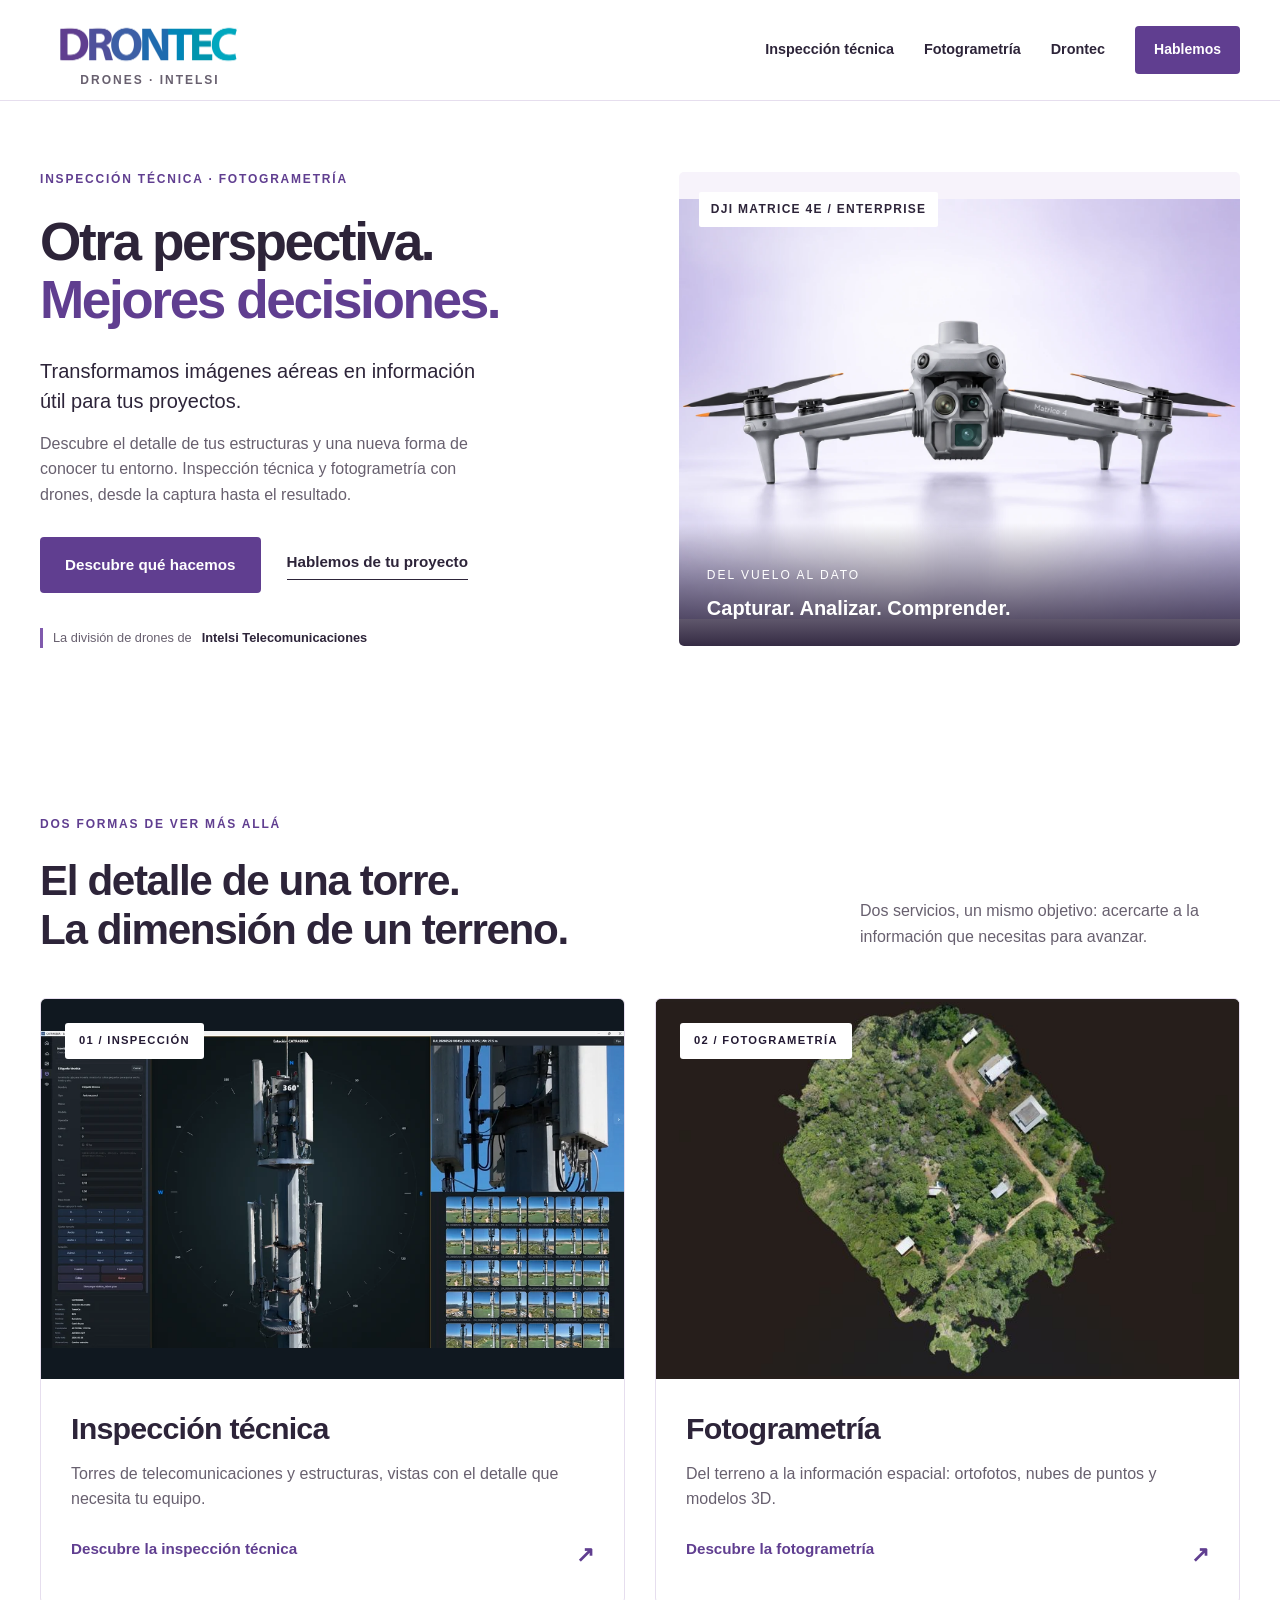
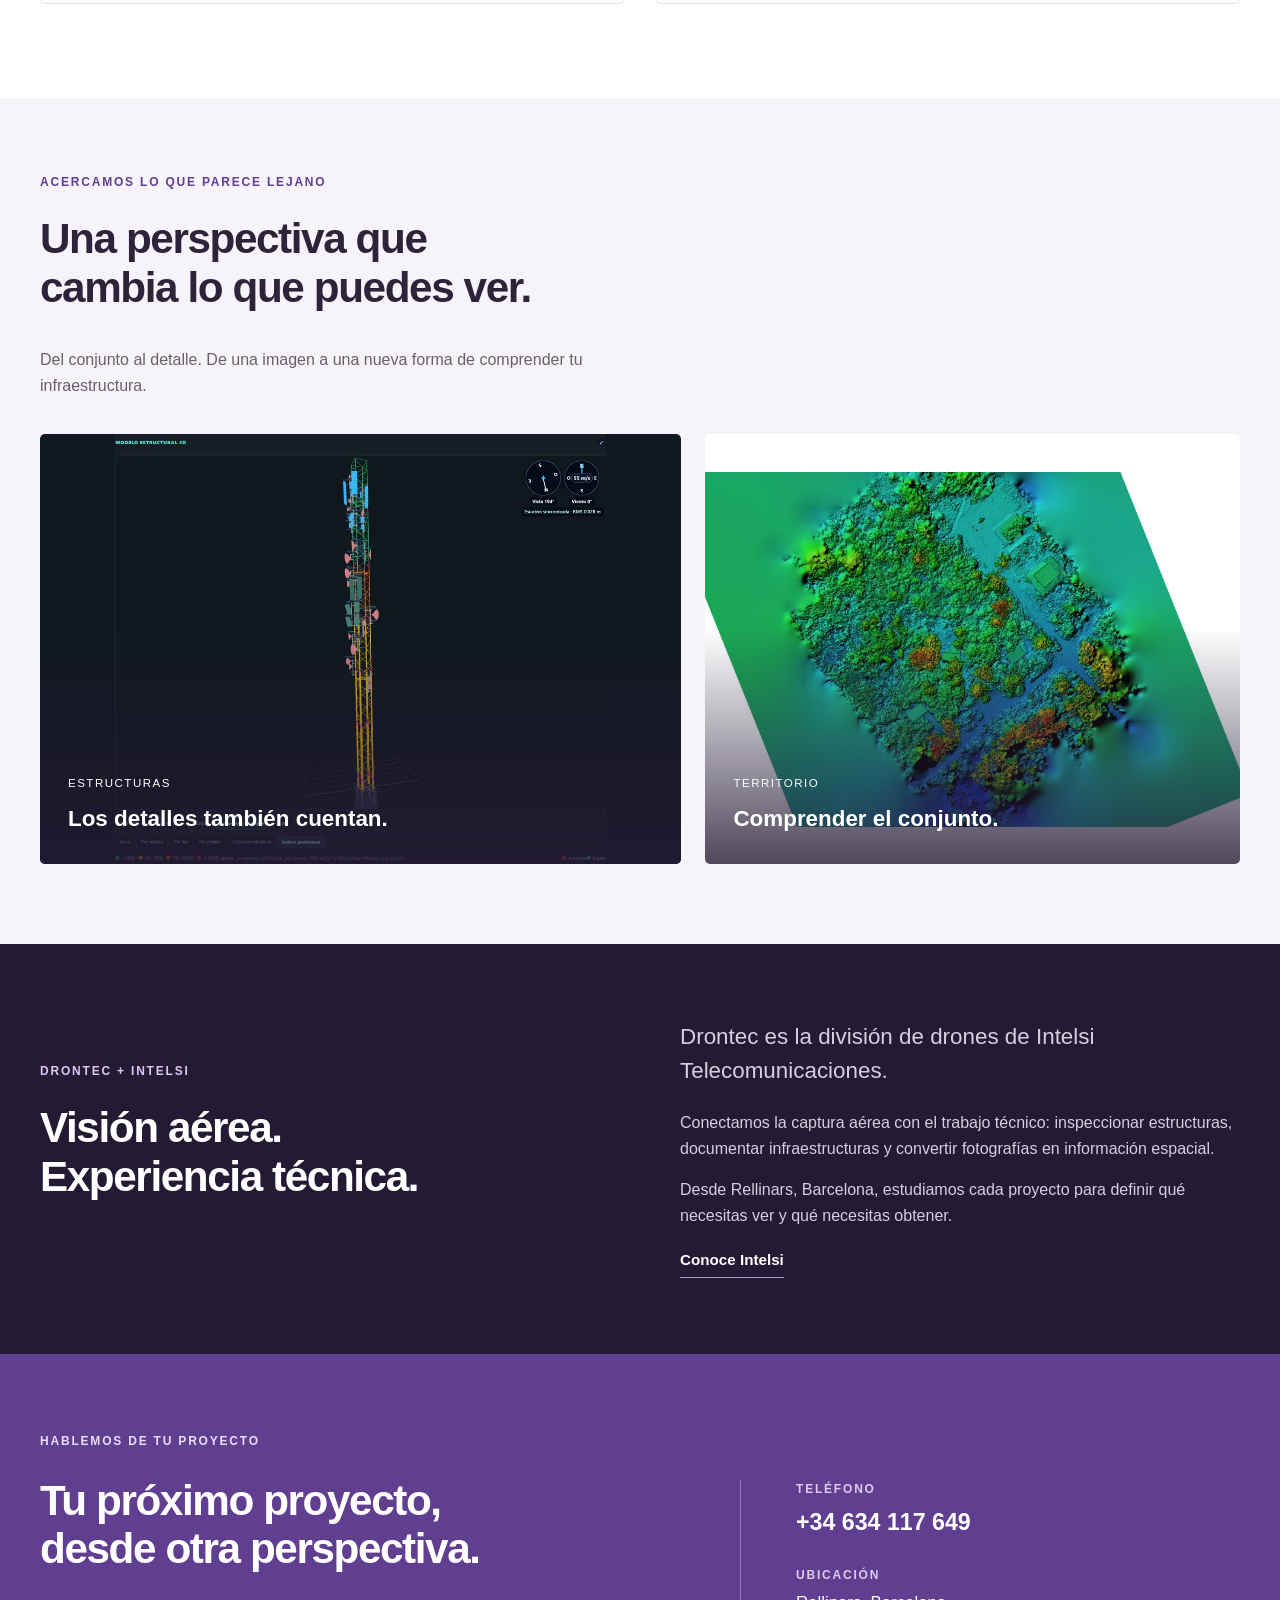
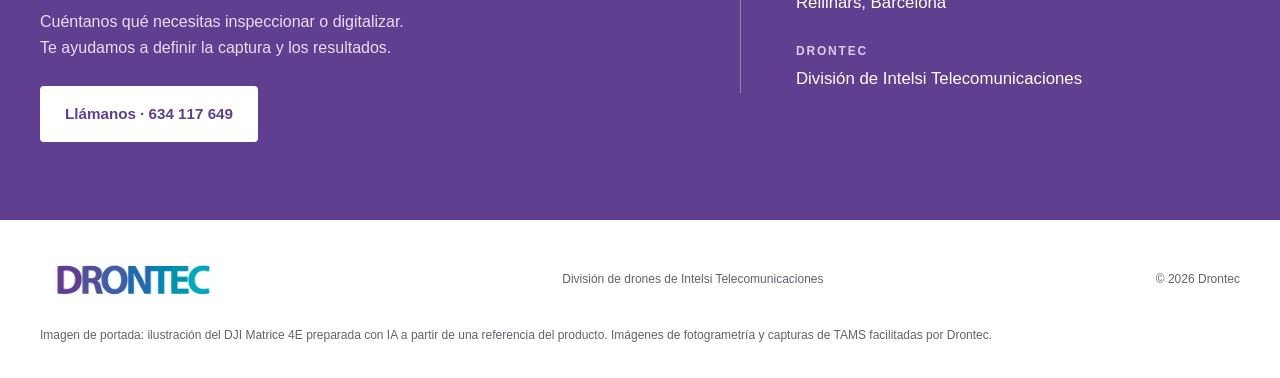
<file: web/index.html>
<!doctype html>
<html lang="es">
<head>
  <meta charset="utf-8">
  <meta name="viewport" content="width=device-width, initial-scale=1">
  <title>Drontec | Inspección técnica y fotogrametría con drones</title>
  <meta name="description" content="Inspección de torres e infraestructuras y fotogrametría con drones. Drontec, división de Intelsi Telecomunicaciones, en Rellinars, Barcelona.">
  <meta name="theme-color" content="#603e90">
  <link rel="canonical" href="https://drontec.es/">
  <link rel="icon" type="image/svg+xml" href="data:image/svg+xml,%3Csvg xmlns='http://www.w3.org/2000/svg' viewBox='0 0 64 64'%3E%3Crect width='64' height='64' rx='12' fill='%23603e90'/%3E%3Ctext x='32' y='46' text-anchor='middle' font-family='Arial' font-size='43' font-weight='700' fill='white'%3ED%3C/text%3E%3C/svg%3E">
  <link rel="stylesheet" href="styles.css?v=20261006-violeta">
  <script src="app.js" defer></script>
  <script type="application/ld+json">
{
  "@context": "https://schema.org",
  "@graph": [
    {
      "@type": "Organization",
      "@id": "https://drontec.es/#organization",
      "name": "Drontec",
      "url": "https://drontec.es/",
      "logo": "https://drontec.es/assets/logo-drontec.webp",
      "telephone": "+34634117649",
      "description": "División de drones de Intelsi Telecomunicaciones. Inspección técnica de infraestructuras y fotogrametría con drones.",
      "address": {
        "@type": "PostalAddress",
        "addressLocality": "Rellinars",
        "addressRegion": "Barcelona",
        "addressCountry": "ES"
      },
      "parentOrganization": {
        "@type": "Organization",
        "name": "Intelsi Telecomunicaciones"
      }
    },
    {
      "@type": "WebSite",
      "@id": "https://drontec.es/#website",
      "url": "https://drontec.es/",
      "name": "Drontec",
      "inLanguage": "es",
      "publisher": {
        "@id": "https://drontec.es/#organization"
      }
    },
    {
      "@type": "WebPage",
      "@id": "https://drontec.es/#webpage",
      "url": "https://drontec.es/",
      "name": "Drontec | Inspección técnica y fotogrametría con drones",
      "description": "Inspección de torres e infraestructuras y fotogrametría con drones. Drontec, división de Intelsi Telecomunicaciones, en Rellinars, Barcelona.",
      "inLanguage": "es",
      "isPartOf": {
        "@id": "https://drontec.es/#website"
      }
    }
  ]
}
  </script>
</head>
<body><a class="skip-link" href="#contenido">Ir al contenido</a>
<header class="header"><div class="wrap header-inner"><a href="/" class="brand" aria-label="Drontec, inicio"><img src="assets/logo-drontec.webp" alt="Drontec" width="880" height="353"><small>DRONES · INTELSI</small></a><button class="menu-toggle" aria-expanded="false" aria-controls="navigation">Menú <span aria-hidden="true">☰</span></button><nav id="navigation" aria-label="Navegación principal"><a href="inspeccion-tecnica.html">Inspección técnica</a><a href="fotogrametria.html">Fotogrametría</a><a href="/#nosotros">Drontec</a><a class="button button-small" href="#contacto">Hablemos</a></nav></div></header><main id="contenido"><section id="inicio" class="hero wrap"><div class="hero-copy"><p class="eyebrow">INSPECCIÓN TÉCNICA · FOTOGRAMETRÍA</p><h1>Otra perspectiva.<br><span>Mejores decisiones.</span></h1><p class="hero-lead">Transformamos imágenes aéreas en información útil para tus proyectos.</p><p class="hero-description">Descubre el detalle de tus estructuras y una nueva forma de conocer tu entorno. Inspección técnica y fotogrametría con drones, desde la captura hasta el resultado.</p><div class="hero-actions"><a href="#servicios" class="button">Descubre qué hacemos</a><a href="#contacto" class="text-link">Hablemos de tu proyecto</a></div><div class="hero-note"><span class="note-line"></span>La división de drones de <strong>Intelsi Telecomunicaciones</strong></div></div><div class="hero-visual"><img class="matrice-hero" src="assets/portada-matrice-4e.webp" alt="DJI Matrice 4E Enterprise visto de frente, con sus cámaras visibles" width="1448" height="1086" fetchpriority="high"><div class="image-caption"><span>DEL VUELO AL DATO</span><strong>Capturar. Analizar. Comprender.</strong></div><div class="image-tag">DJI MATRICE 4E / ENTERPRISE</div></div></section>
<section id="servicios" class="section wrap"><div class="section-heading"><div><p class="eyebrow">DOS FORMAS DE VER MÁS ALLÁ</p><h2>El detalle de una torre.<br>La dimensión de un terreno.</h2></div><p>Dos servicios, un mismo objetivo: acercarte a la información que necesitas para avanzar.</p></div><div class="service-choices"><a class="service-choice" href="inspeccion-tecnica.html"><div class="choice-image"><img class="inspection-output" src="assets/inspeccion-visor-960.webp" alt="Modelo de una torre y fotografías de inspección en TAMS" loading="lazy" width="960" height="522"><span>01 / INSPECCIÓN</span></div><div class="choice-copy"><h3>Inspección técnica</h3><p>Torres de telecomunicaciones y estructuras, vistas con el detalle que necesita tu equipo.</p><span class="choice-link">Descubre la inspección técnica <span aria-hidden="true">↗</span></span></div></a><a class="service-choice" href="fotogrametria.html"><div class="choice-image"><img class="technical-output" src="assets/fotogrametria-ortofoto.jpg" alt="Ortofoto de un emplazamiento con vegetación y edificios" loading="lazy" width="800" height="513"><span>02 / FOTOGRAMETRÍA</span></div><div class="choice-copy"><h3>Fotogrametría</h3><p>Del terreno a la información espacial: ortofotos, nubes de puntos y modelos 3D.</p><span class="choice-link">Descubre la fotogrametría <span aria-hidden="true">↗</span></span></div></a></div></section>
<section class="visual-story"><div class="wrap"><div class="visual-story-heading"><p class="eyebrow">ACERCAMOS LO QUE PARECE LEJANO</p><h2>Una perspectiva que<br>cambia lo que puedes ver.</h2><p>Del conjunto al detalle. De una imagen a una nueva forma de comprender tu infraestructura.</p></div><div class="story-grid"><figure class="story-wide"><img class="inspection-output" src="assets/inspeccion-modelo-960.webp" alt="Modelo estructural de una torre de telecomunicaciones" loading="lazy" width="960" height="841"><figcaption><span>ESTRUCTURAS</span><strong>Los detalles también cuentan.</strong></figcaption></figure><figure><img class="technical-output" src="assets/fotogrametria-mde.jpg" alt="Modelo de elevaciones del área capturada" loading="lazy" width="902" height="600"><figcaption><span>TERRITORIO</span><strong>Comprender el conjunto.</strong></figcaption></figure></div></div></section><section id="nosotros" class="about-section"><div class="wrap about-layout"><div><p class="eyebrow">DRONTEC + INTELSI</p><h2>Visión aérea.<br>Experiencia técnica.</h2></div><div><p class="about-lead">Drontec es la división de drones de Intelsi Telecomunicaciones.</p><p>Conectamos la captura aérea con el trabajo técnico: inspeccionar estructuras, documentar infraestructuras y convertir fotografías en información espacial.</p><p>Desde Rellinars, Barcelona, estudiamos cada proyecto para definir qué necesitas ver y qué necesitas obtener.</p><a class="text-link" href="https://intelsi.es" target="_blank" rel="noopener noreferrer">Conoce Intelsi</a></div></div></section><section id="contacto" class="contact-section"><div class="wrap contact-layout"><div><p class="eyebrow">HABLEMOS DE TU PROYECTO</p><h2>Tu próximo proyecto,<br>desde otra perspectiva.</h2><p>Cuéntanos qué necesitas inspeccionar o digitalizar.<br>Te ayudamos a definir la captura y los resultados.</p><a class="button button-white" href="tel:+34634117649">Llámanos · 634 117 649</a></div><div class="contact-details"><div><span>TELÉFONO</span><a href="tel:+34634117649">+34 634 117 649</a></div><div><span>UBICACIÓN</span><p>Rellinars, Barcelona</p></div><div><span>DRONTEC</span><p>División de Intelsi Telecomunicaciones</p></div></div></div></section></main><footer><div class="wrap footer-inner"><a href="/" class="brand"><img src="assets/logo-drontec.webp" alt="Drontec" width="880" height="353"></a><p>División de drones de Intelsi Telecomunicaciones</p><span>© <span id="year">2026</span> Drontec</span></div><div class="wrap photo-credit">Imagen de portada: ilustración del DJI Matrice 4E preparada con IA a partir de una referencia del producto. Imágenes de fotogrametría y capturas de TAMS facilitadas por Drontec.</div></footer></body></html>
</file>
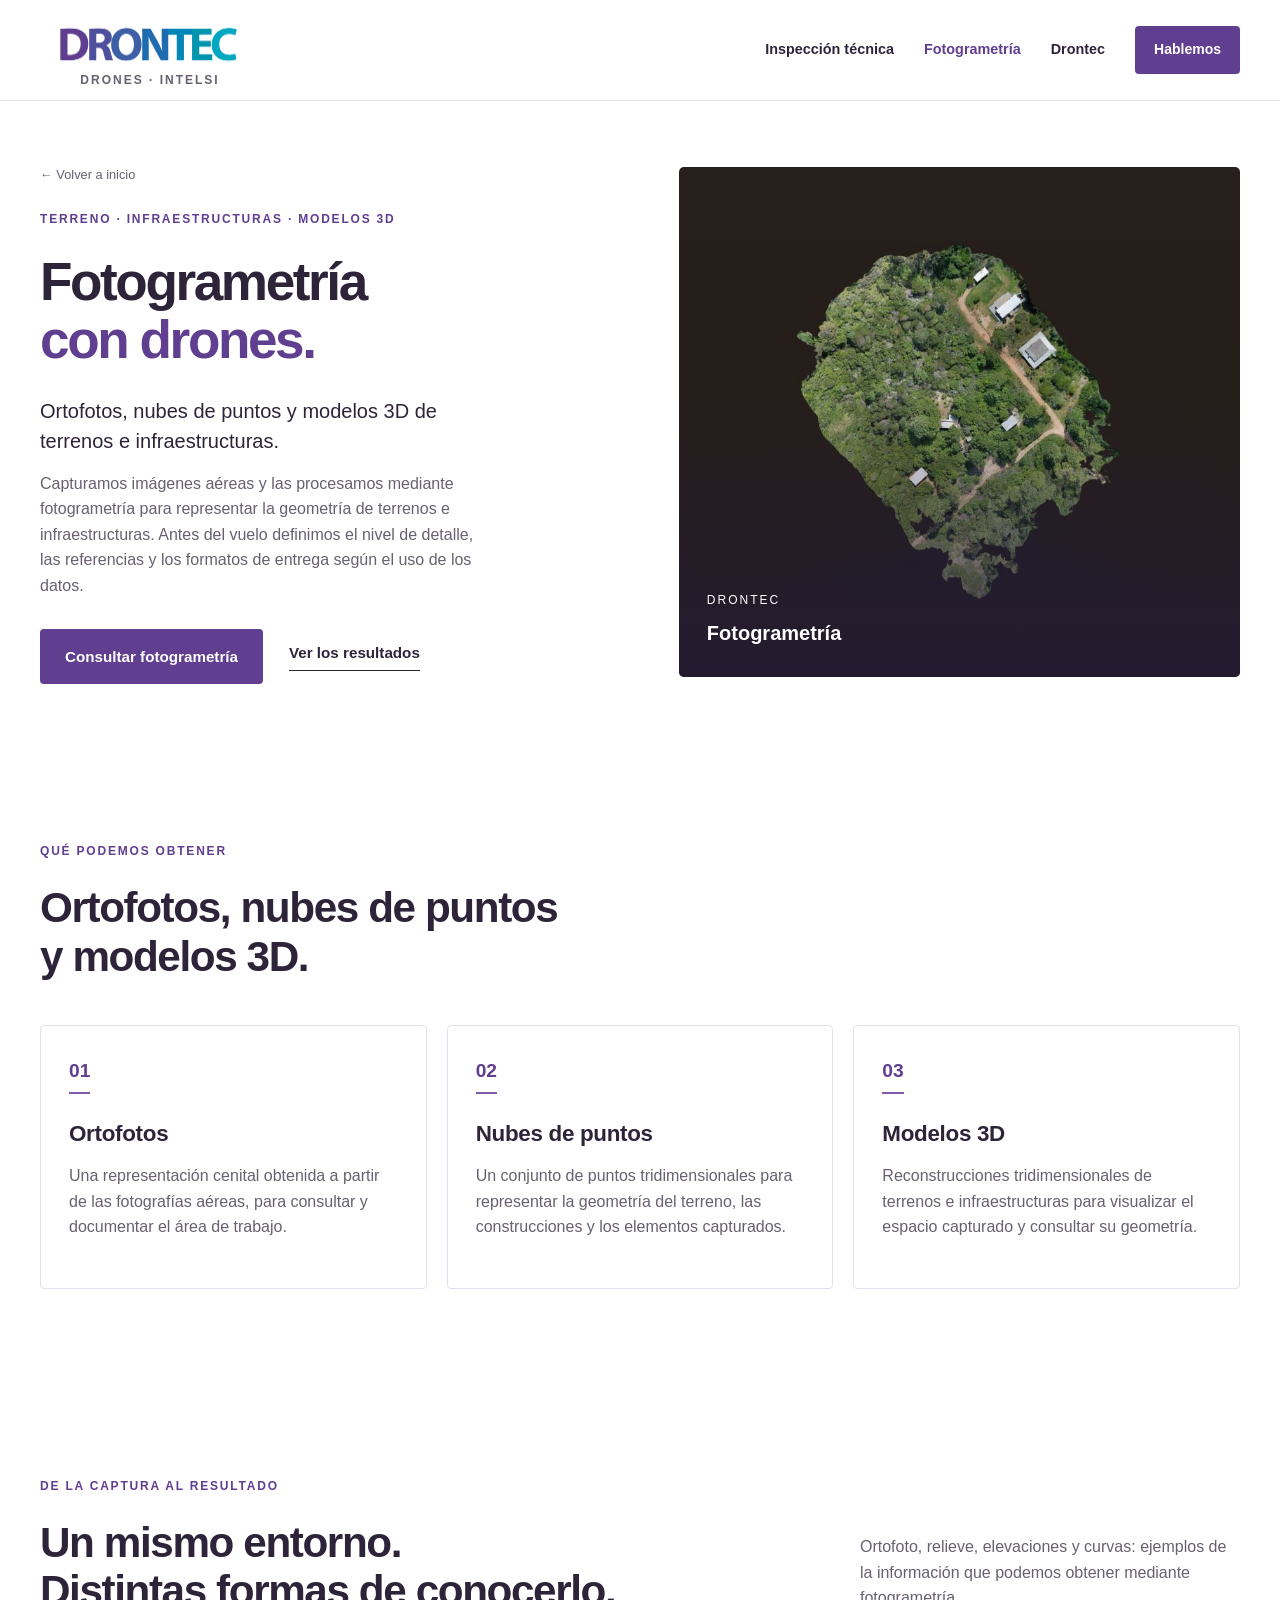
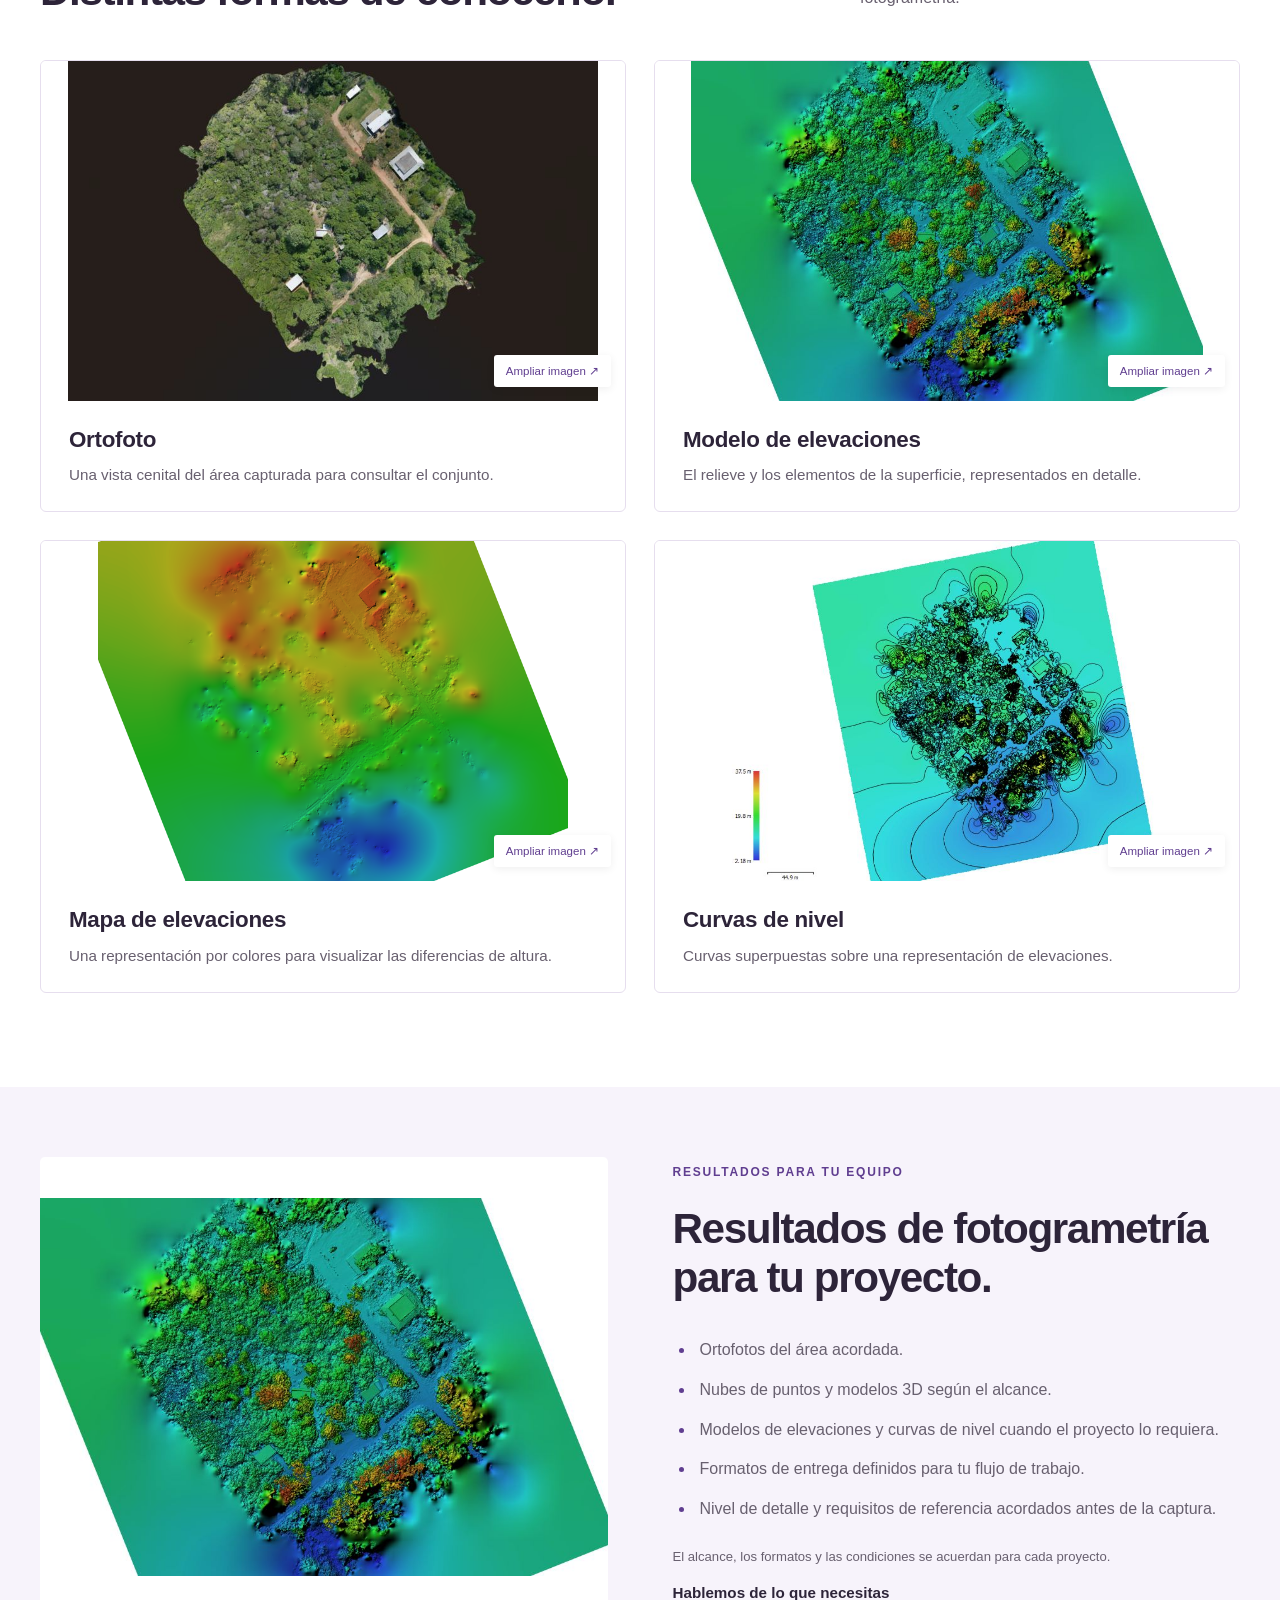
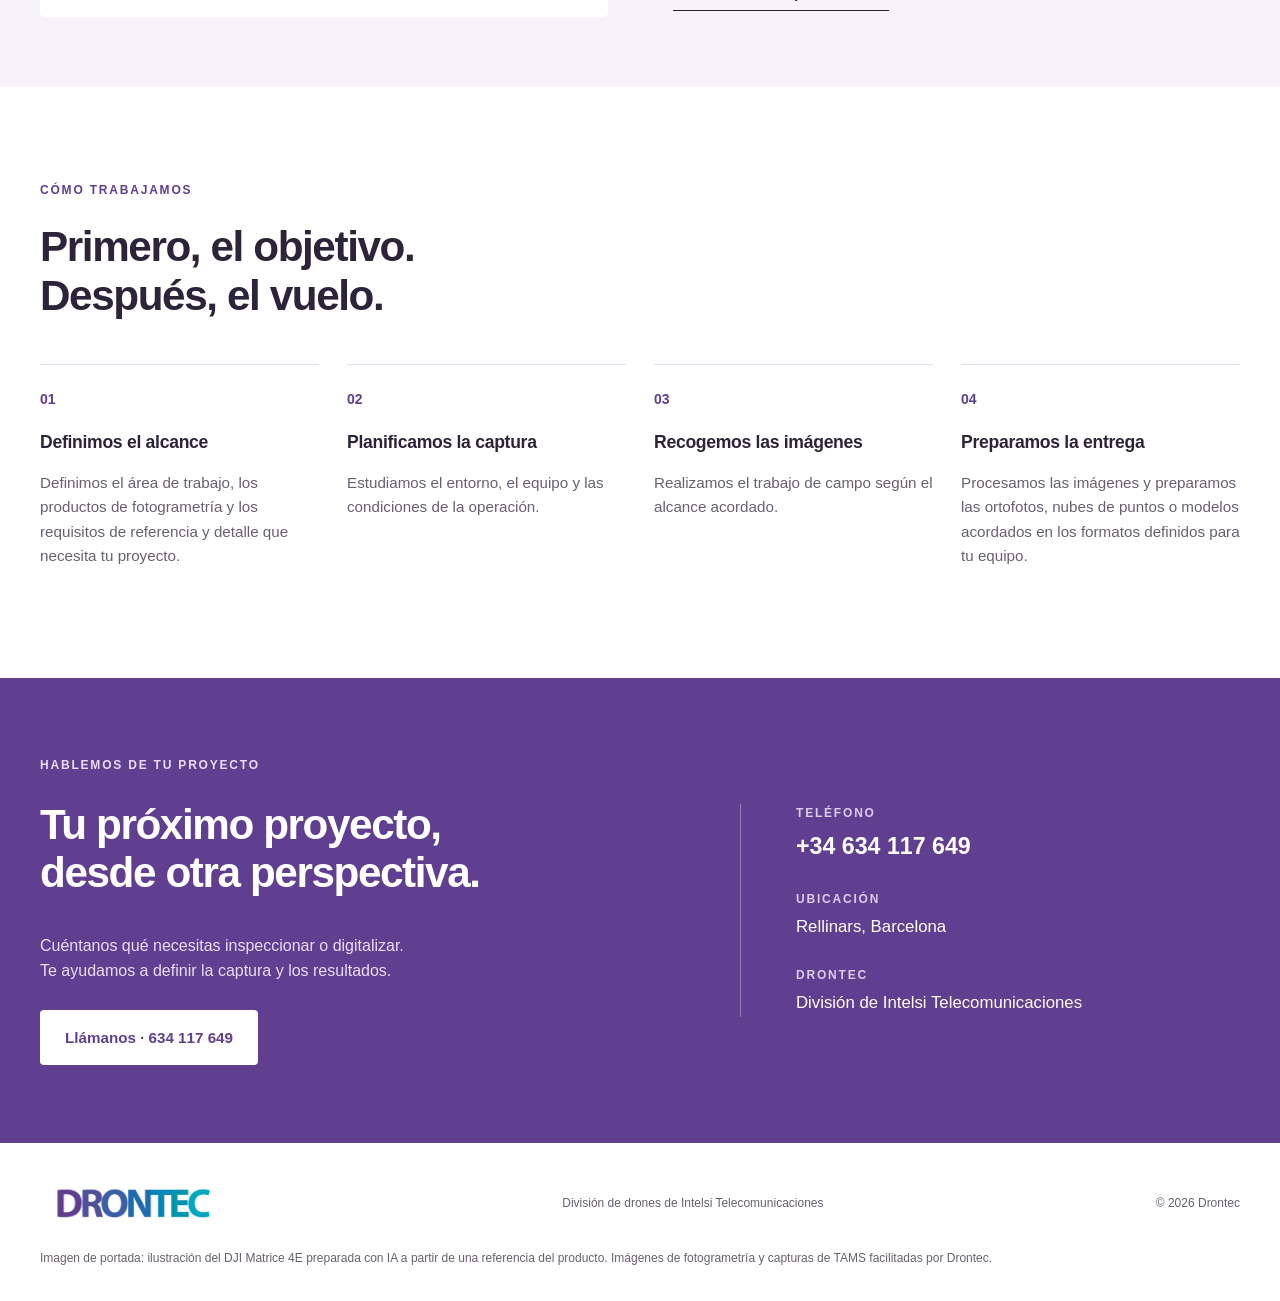
<file: web/fotogrametria.html>
<!doctype html>
<html lang="es">
<head>
  <meta charset="utf-8">
  <meta name="viewport" content="width=device-width, initial-scale=1">
  <title>Fotogrametría con drones: ortofotos y modelos 3D | Drontec</title>
  <meta name="description" content="Fotogrametría con drones para terrenos e infraestructuras: ortofotos, nubes de puntos, modelos 3D, elevaciones y curvas de nivel. Drontec, Barcelona.">
  <meta name="theme-color" content="#603e90">
  <link rel="canonical" href="https://drontec.es/fotogrametria.html">
  <link rel="icon" type="image/svg+xml" href="data:image/svg+xml,%3Csvg xmlns='http://www.w3.org/2000/svg' viewBox='0 0 64 64'%3E%3Crect width='64' height='64' rx='12' fill='%23603e90'/%3E%3Ctext x='32' y='46' text-anchor='middle' font-family='Arial' font-size='43' font-weight='700' fill='white'%3ED%3C/text%3E%3C/svg%3E">
  <link rel="stylesheet" href="styles.css?v=20261006-violeta">
  <script src="app.js" defer></script>
  <script type="application/ld+json">
{
  "@context": "https://schema.org",
  "@graph": [
    {
      "@type": "Organization",
      "@id": "https://drontec.es/#organization",
      "name": "Drontec",
      "url": "https://drontec.es/",
      "logo": "https://drontec.es/assets/logo-drontec.webp",
      "telephone": "+34634117649",
      "description": "División de drones de Intelsi Telecomunicaciones. Inspección técnica de infraestructuras y fotogrametría con drones.",
      "address": {
        "@type": "PostalAddress",
        "addressLocality": "Rellinars",
        "addressRegion": "Barcelona",
        "addressCountry": "ES"
      },
      "parentOrganization": {
        "@type": "Organization",
        "name": "Intelsi Telecomunicaciones"
      }
    },
    {
      "@type": "WebSite",
      "@id": "https://drontec.es/#website",
      "url": "https://drontec.es/",
      "name": "Drontec",
      "inLanguage": "es",
      "publisher": {
        "@id": "https://drontec.es/#organization"
      }
    },
    {
      "@type": "WebPage",
      "@id": "https://drontec.es/fotogrametria.html#webpage",
      "url": "https://drontec.es/fotogrametria.html",
      "name": "Fotogrametría con drones: ortofotos y modelos 3D | Drontec",
      "description": "Fotogrametría con drones para terrenos e infraestructuras: ortofotos, nubes de puntos, modelos 3D, elevaciones y curvas de nivel. Drontec, Barcelona.",
      "inLanguage": "es",
      "isPartOf": {
        "@id": "https://drontec.es/#website"
      },
      "mainEntity": {
        "@id": "https://drontec.es/fotogrametria.html#service"
      }
    },
    {
      "@type": "Service",
      "@id": "https://drontec.es/fotogrametria.html#service",
      "url": "https://drontec.es/fotogrametria.html",
      "name": "Fotogrametría con drones",
      "serviceType": "Fotogrametría",
      "description": "Fotogrametría con drones para terrenos e infraestructuras: ortofotos, nubes de puntos, modelos 3D, elevaciones y curvas de nivel. Drontec, Barcelona.",
      "provider": {
        "@id": "https://drontec.es/#organization"
      }
    }
  ]
}
  </script>
</head>
<body><a class="skip-link" href="#contenido">Ir al contenido</a>
<header class="header"><div class="wrap header-inner"><a href="/" class="brand" aria-label="Drontec, inicio"><img src="assets/logo-drontec.webp" alt="Drontec" width="880" height="353"><small>DRONES · INTELSI</small></a><button class="menu-toggle" aria-expanded="false" aria-controls="navigation">Menú <span aria-hidden="true">☰</span></button><nav id="navigation" aria-label="Navegación principal"><a href="inspeccion-tecnica.html">Inspección técnica</a><a href="fotogrametria.html">Fotogrametría</a><a href="/#nosotros">Drontec</a><a class="button button-small" href="#contacto">Hablemos</a></nav></div></header><main id="contenido" class="photogrammetry-page"><section class="hero wrap service-hero"><div class="hero-copy"><a class="back-link" href="/">← Volver a inicio</a><p class="eyebrow">TERRENO · INFRAESTRUCTURAS · MODELOS 3D</p><h1>Fotogrametría<br><span>con drones.</span></h1><p class="hero-lead">Ortofotos, nubes de puntos y modelos 3D de terrenos e infraestructuras.</p><p class="hero-description">Capturamos imágenes aéreas y las procesamos mediante fotogrametría para representar la geometría de terrenos e infraestructuras. Antes del vuelo definimos el nivel de detalle, las referencias y los formatos de entrega según el uso de los datos.</p><div class="hero-actions"><a class="button" href="#contacto">Consultar fotogrametría</a><a class="text-link" href="#resultados">Ver los resultados</a></div></div><div class="hero-visual"><img class="technical-output" src="assets/fotogrametria-ortofoto.jpg" alt="Ortofoto de un emplazamiento con vegetación, caminos y edificios" width="800" height="513" fetchpriority="high"><div class="image-caption"><span>DRONTEC</span><strong>Fotogrametría</strong></div></div></section><section class="section wrap"><div class="section-heading"><div><p class="eyebrow">QUÉ PODEMOS OBTENER</p><h2>Ortofotos, nubes de puntos<br>y modelos 3D.</h2></div></div><div class="service-grid"><article class="service-card"><span class="service-number">01</span><h3>Ortofotos</h3><p>Una representación cenital obtenida a partir de las fotografías aéreas, para consultar y documentar el área de trabajo.</p></article><article class="service-card"><span class="service-number">02</span><h3>Nubes de puntos</h3><p>Un conjunto de puntos tridimensionales para representar la geometría del terreno, las construcciones y los elementos capturados.</p></article><article class="service-card"><span class="service-number">03</span><h3>Modelos 3D</h3><p>Reconstrucciones tridimensionales de terrenos e infraestructuras para visualizar el espacio capturado y consultar su geometría.</p></article></div></section><section class="section wrap output-gallery"><div class="section-heading"><div><p class="eyebrow">DE LA CAPTURA AL RESULTADO</p><h2>Un mismo entorno.<br>Distintas formas de conocerlo.</h2></div><p>Ortofoto, relieve, elevaciones y curvas: ejemplos de la información que podemos obtener mediante fotogrametría.</p></div><div class="output-grid"><figure class="output-example"><a href="assets/fotogrametria-ortofoto.jpg" target="_blank" rel="noopener" aria-label="Abrir imagen: Ortofoto"><img src="assets/fotogrametria-ortofoto.jpg" alt="Ortofoto de un emplazamiento con vegetación, caminos y edificios" width="800" height="513" loading="lazy"><span class="enlarge-hint">Ampliar imagen ↗</span></a><figcaption><h3>Ortofoto</h3><p>Una vista cenital del área capturada para consultar el conjunto.</p></figcaption></figure><figure class="output-example"><a href="assets/fotogrametria-mde.jpg" target="_blank" rel="noopener" aria-label="Abrir imagen: Modelo de elevaciones"><img src="assets/fotogrametria-mde.jpg" alt="Modelo de elevaciones con relieve sombreado" width="902" height="600" loading="lazy"><span class="enlarge-hint">Ampliar imagen ↗</span></a><figcaption><h3>Modelo de elevaciones</h3><p>El relieve y los elementos de la superficie, representados en detalle.</p></figcaption></figure><figure class="output-example"><a href="assets/fotogrametria-elevaciones.jpg" target="_blank" rel="noopener" aria-label="Abrir imagen: Mapa de elevaciones"><img src="assets/fotogrametria-elevaciones.jpg" alt="Mapa de elevaciones representado mediante colores" width="797" height="576" loading="lazy"><span class="enlarge-hint">Ampliar imagen ↗</span></a><figcaption><h3>Mapa de elevaciones</h3><p>Una representación por colores para visualizar las diferencias de altura.</p></figcaption></figure><figure class="output-example"><a href="assets/fotogrametria-curvas.jpg" target="_blank" rel="noopener" aria-label="Abrir imagen: Curvas de nivel"><img src="assets/fotogrametria-curvas.jpg" alt="Curvas de nivel superpuestas sobre el modelo de elevaciones" width="800" height="608" loading="lazy"><span class="enlarge-hint">Ampliar imagen ↗</span></a><figcaption><h3>Curvas de nivel</h3><p>Curvas superpuestas sobre una representación de elevaciones.</p></figcaption></figure></div></section><section id="resultados" class="results-section"><div class="wrap results-layout"><img class="technical-output" src="assets/fotogrametria-mde.jpg" alt="Modelo de elevaciones con relieve sombreado" width="902" height="600" loading="lazy"><div><p class="eyebrow">RESULTADOS PARA TU EQUIPO</p><h2>Resultados de fotogrametría<br>para tu proyecto.</h2><ul class="deliverables"><li>Ortofotos del área acordada.</li><li>Nubes de puntos y modelos 3D según el alcance.</li><li>Modelos de elevaciones y curvas de nivel cuando el proyecto lo requiera.</li><li>Formatos de entrega definidos para tu flujo de trabajo.</li><li>Nivel de detalle y requisitos de referencia acordados antes de la captura.</li></ul><p class="scope-note">El alcance, los formatos y las condiciones se acuerdan para cada proyecto.</p><a class="text-link" href="#contacto">Hablemos de lo que necesitas</a></div></div></section><section class="section wrap"><div class="section-heading"><div><p class="eyebrow">CÓMO TRABAJAMOS</p><h2>Primero, el objetivo.<br>Después, el vuelo.</h2></div></div><div class="steps"><article><span>01</span><h3>Definimos el alcance</h3><p>Definimos el área de trabajo, los productos de fotogrametría y los requisitos de referencia y detalle que necesita tu proyecto.</p></article><article><span>02</span><h3>Planificamos la captura</h3><p>Estudiamos el entorno, el equipo y las condiciones de la operación.</p></article><article><span>03</span><h3>Recogemos las imágenes</h3><p>Realizamos el trabajo de campo según el alcance acordado.</p></article><article><span>04</span><h3>Preparamos la entrega</h3><p>Procesamos las imágenes y preparamos las ortofotos, nubes de puntos o modelos acordados en los formatos definidos para tu equipo.</p></article></div></section><section id="contacto" class="contact-section"><div class="wrap contact-layout"><div><p class="eyebrow">HABLEMOS DE TU PROYECTO</p><h2>Tu próximo proyecto,<br>desde otra perspectiva.</h2><p>Cuéntanos qué necesitas inspeccionar o digitalizar.<br>Te ayudamos a definir la captura y los resultados.</p><a class="button button-white" href="tel:+34634117649">Llámanos · 634 117 649</a></div><div class="contact-details"><div><span>TELÉFONO</span><a href="tel:+34634117649">+34 634 117 649</a></div><div><span>UBICACIÓN</span><p>Rellinars, Barcelona</p></div><div><span>DRONTEC</span><p>División de Intelsi Telecomunicaciones</p></div></div></div></section></main><footer><div class="wrap footer-inner"><a href="/" class="brand"><img src="assets/logo-drontec.webp" alt="Drontec" width="880" height="353"></a><p>División de drones de Intelsi Telecomunicaciones</p><span>© <span id="year">2026</span> Drontec</span></div><div class="wrap photo-credit">Imagen de portada: ilustración del DJI Matrice 4E preparada con IA a partir de una referencia del producto. Imágenes de fotogrametría y capturas de TAMS facilitadas por Drontec.</div></footer></body></html>
</file>
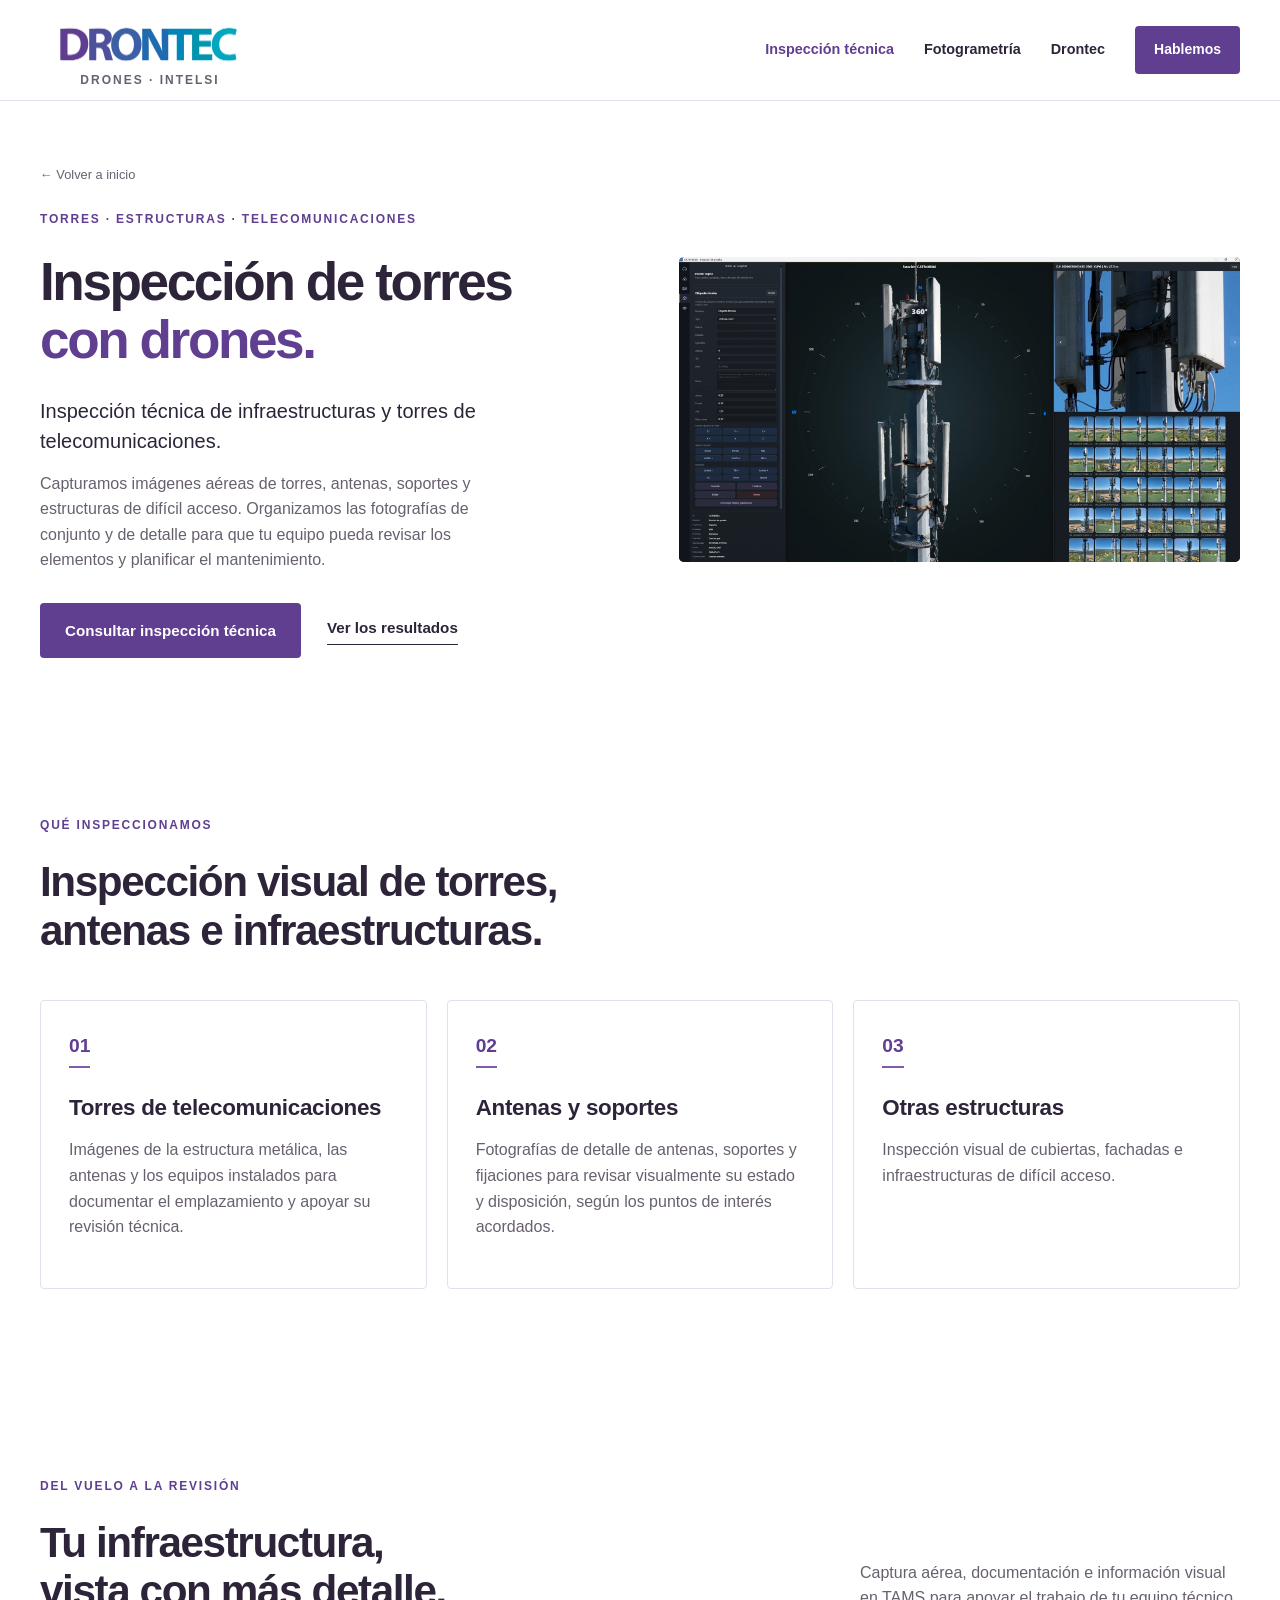
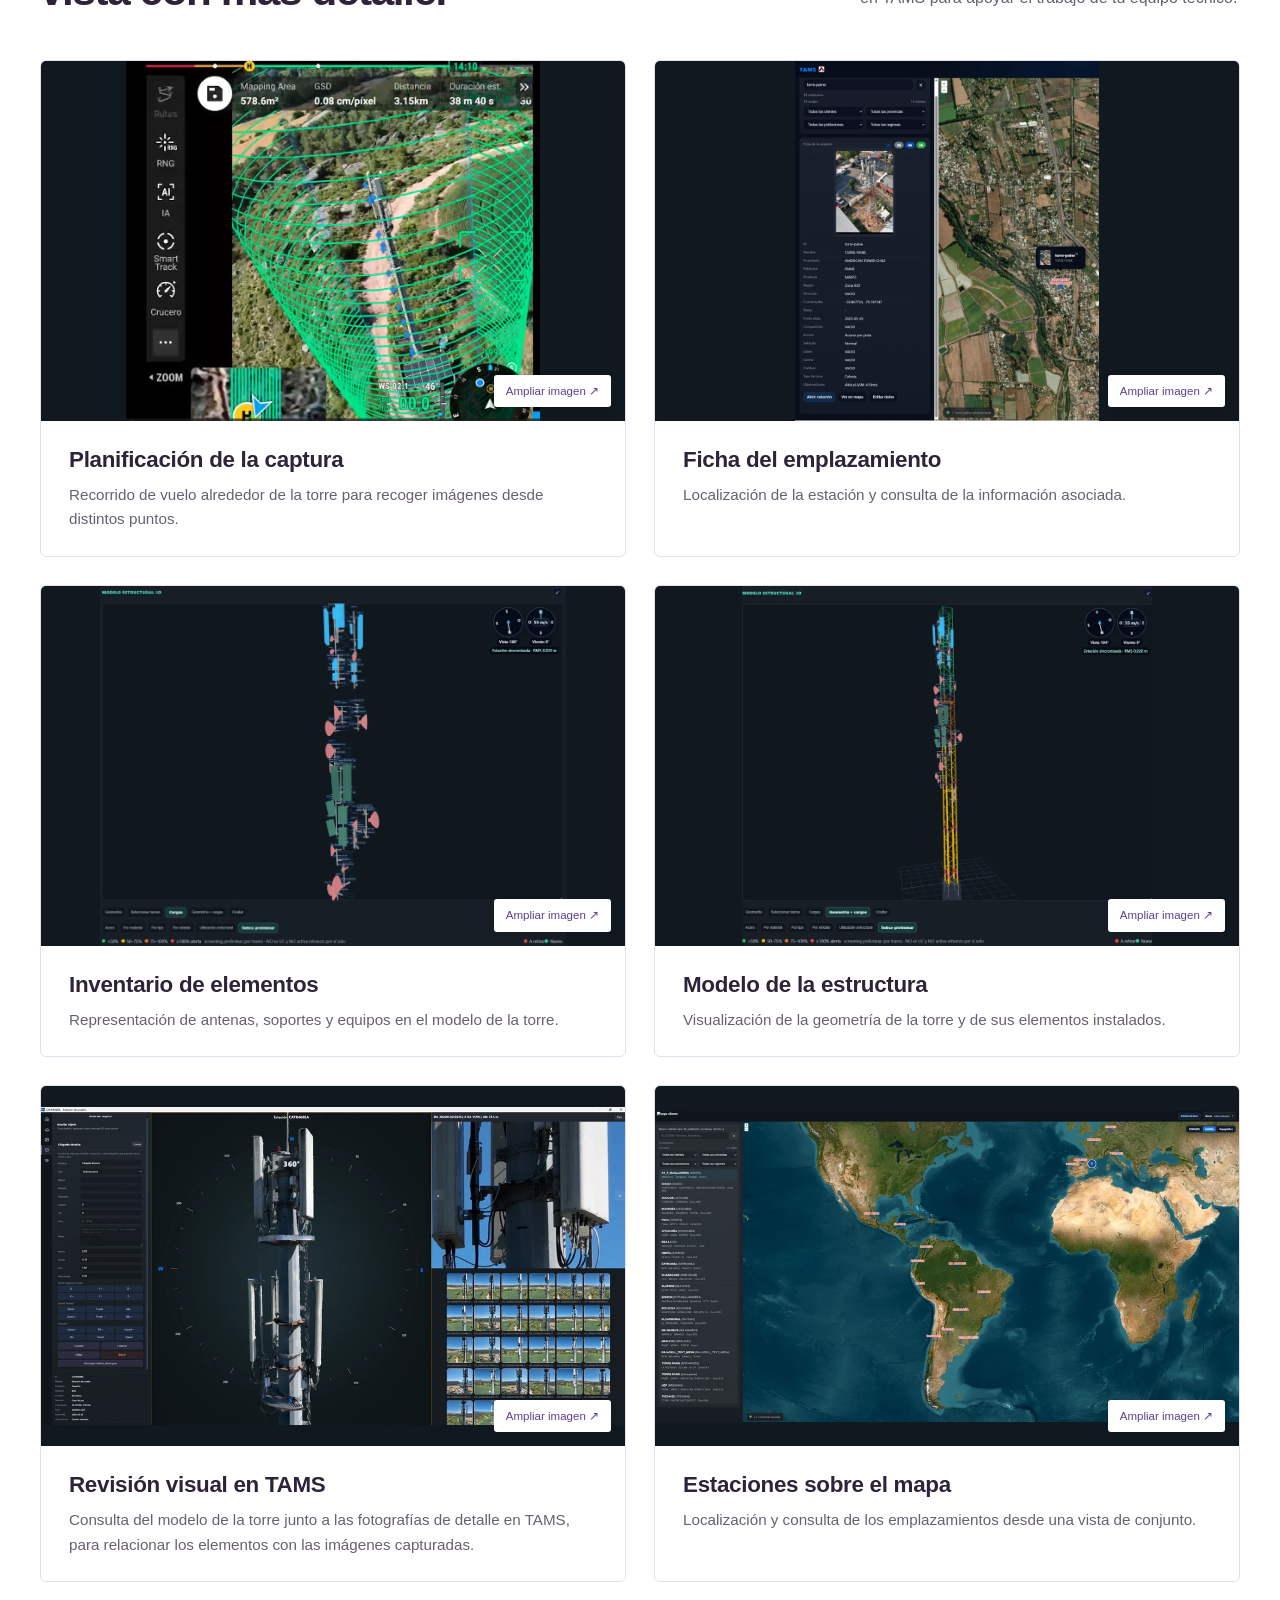
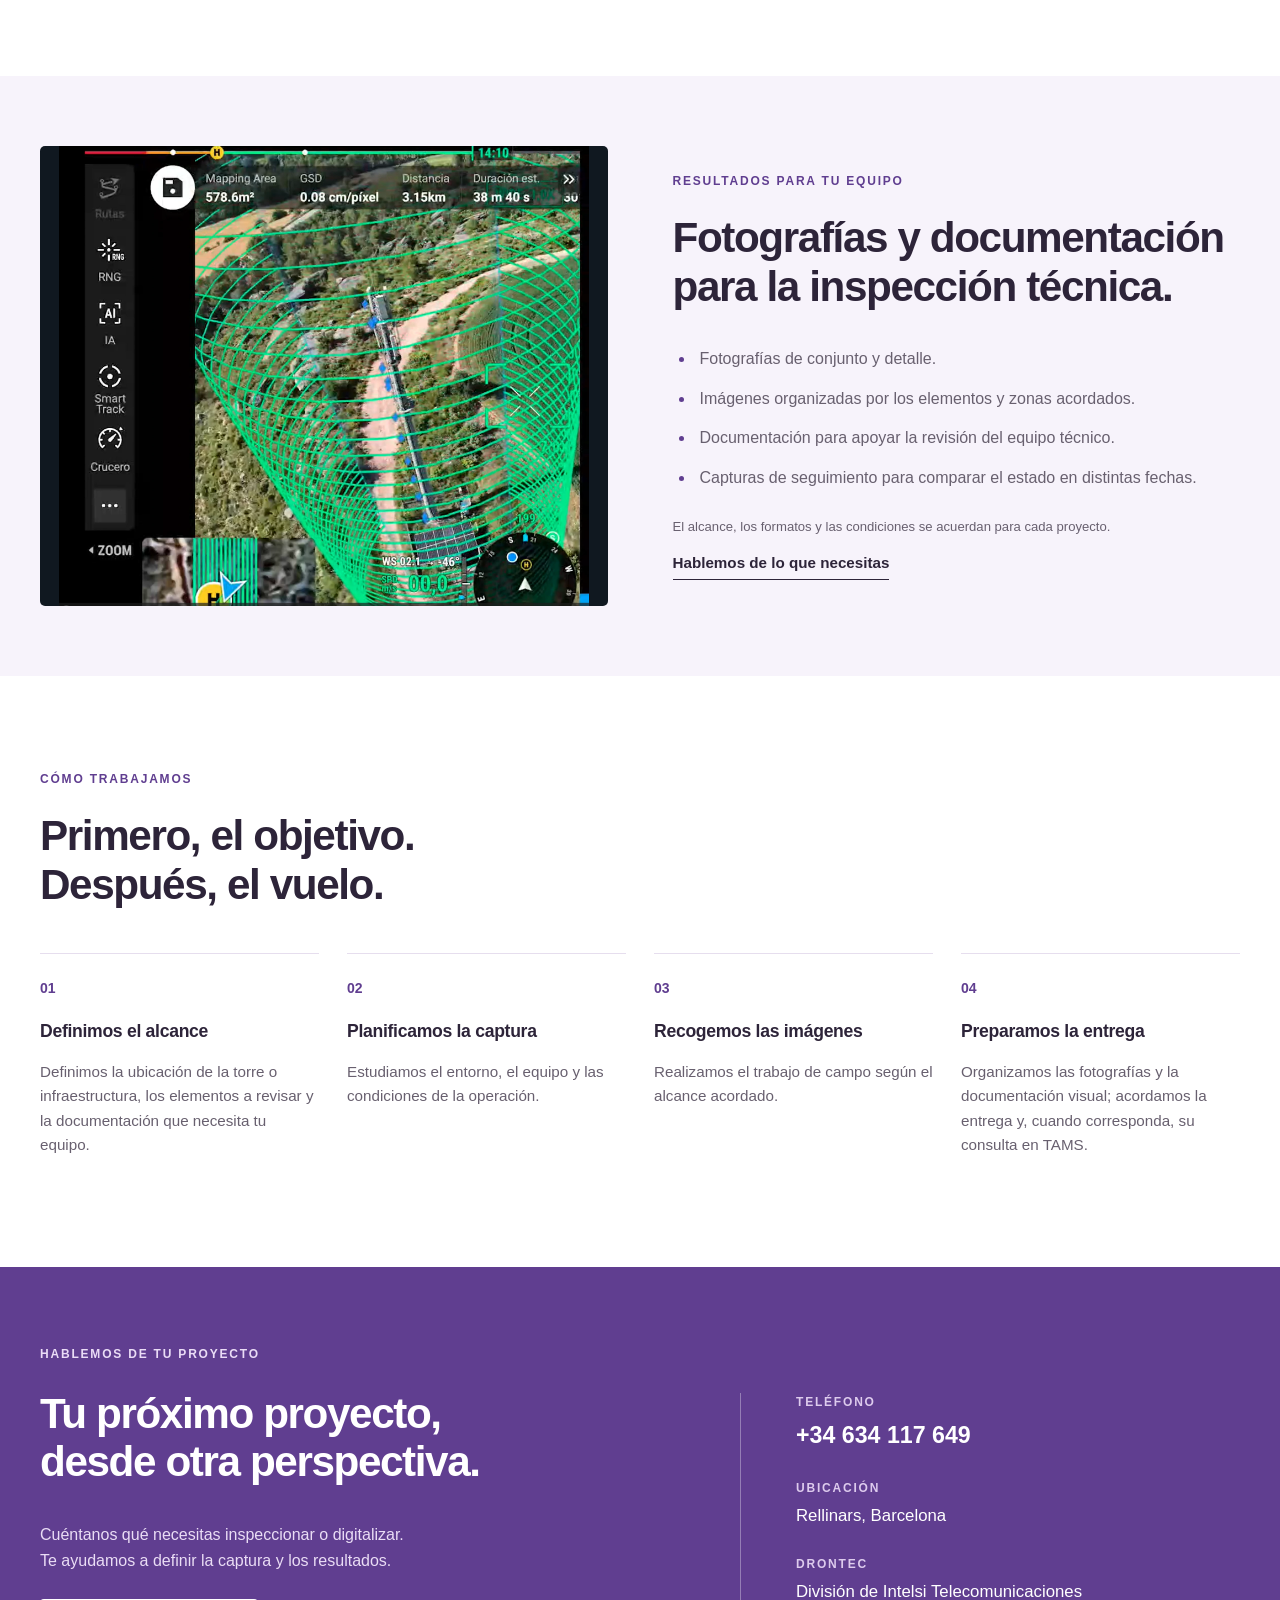
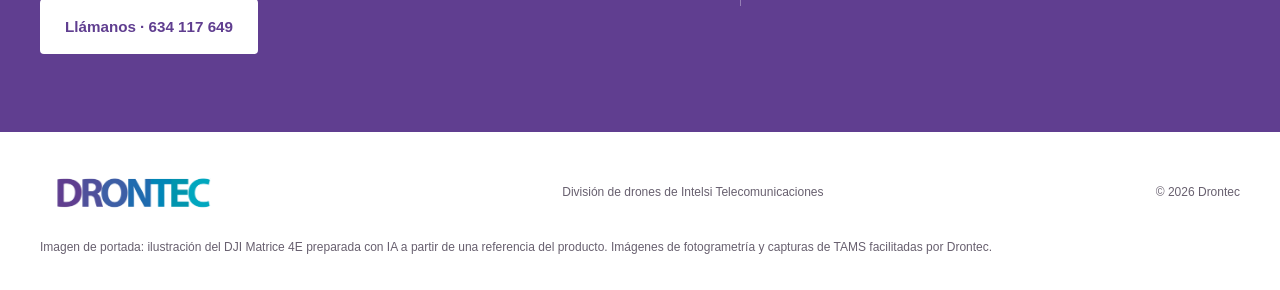
<file: web/inspeccion-tecnica.html>
<!doctype html>
<html lang="es">
<head>
  <meta charset="utf-8">
  <meta name="viewport" content="width=device-width, initial-scale=1">
  <title>Inspección de torres de telecomunicaciones con drones | Drontec</title>
  <meta name="description" content="Inspección de torres de telecomunicaciones e infraestructuras con drones. Fotografías de detalle y revisión visual en TAMS. Drontec, Barcelona.">
  <meta name="theme-color" content="#603e90">
  <link rel="canonical" href="https://drontec.es/inspeccion-tecnica.html">
  <link rel="icon" type="image/svg+xml" href="data:image/svg+xml,%3Csvg xmlns='http://www.w3.org/2000/svg' viewBox='0 0 64 64'%3E%3Crect width='64' height='64' rx='12' fill='%23603e90'/%3E%3Ctext x='32' y='46' text-anchor='middle' font-family='Arial' font-size='43' font-weight='700' fill='white'%3ED%3C/text%3E%3C/svg%3E">
  <link rel="stylesheet" href="styles.css?v=20261006-violeta">
  <script src="app.js" defer></script>
  <script type="application/ld+json">
{
  "@context": "https://schema.org",
  "@graph": [
    {
      "@type": "Organization",
      "@id": "https://drontec.es/#organization",
      "name": "Drontec",
      "url": "https://drontec.es/",
      "logo": "https://drontec.es/assets/logo-drontec.webp",
      "telephone": "+34634117649",
      "description": "División de drones de Intelsi Telecomunicaciones. Inspección técnica de infraestructuras y fotogrametría con drones.",
      "address": {
        "@type": "PostalAddress",
        "addressLocality": "Rellinars",
        "addressRegion": "Barcelona",
        "addressCountry": "ES"
      },
      "parentOrganization": {
        "@type": "Organization",
        "name": "Intelsi Telecomunicaciones"
      }
    },
    {
      "@type": "WebSite",
      "@id": "https://drontec.es/#website",
      "url": "https://drontec.es/",
      "name": "Drontec",
      "inLanguage": "es",
      "publisher": {
        "@id": "https://drontec.es/#organization"
      }
    },
    {
      "@type": "WebPage",
      "@id": "https://drontec.es/inspeccion-tecnica.html#webpage",
      "url": "https://drontec.es/inspeccion-tecnica.html",
      "name": "Inspección de torres de telecomunicaciones con drones | Drontec",
      "description": "Inspección de torres de telecomunicaciones e infraestructuras con drones. Fotografías de detalle y revisión visual en TAMS. Drontec, Barcelona.",
      "inLanguage": "es",
      "isPartOf": {
        "@id": "https://drontec.es/#website"
      },
      "mainEntity": {
        "@id": "https://drontec.es/inspeccion-tecnica.html#service"
      }
    },
    {
      "@type": "Service",
      "@id": "https://drontec.es/inspeccion-tecnica.html#service",
      "url": "https://drontec.es/inspeccion-tecnica.html",
      "name": "Inspección de torres e infraestructuras con drones",
      "serviceType": "Inspección técnica de infraestructuras",
      "description": "Inspección de torres de telecomunicaciones e infraestructuras con drones. Fotografías de detalle y revisión visual en TAMS. Drontec, Barcelona.",
      "provider": {
        "@id": "https://drontec.es/#organization"
      }
    }
  ]
}
  </script>
</head>
<body><a class="skip-link" href="#contenido">Ir al contenido</a>
<header class="header"><div class="wrap header-inner"><a href="/" class="brand" aria-label="Drontec, inicio"><img src="assets/logo-drontec.webp" alt="Drontec" width="880" height="353"><small>DRONES · INTELSI</small></a><button class="menu-toggle" aria-expanded="false" aria-controls="navigation">Menú <span aria-hidden="true">☰</span></button><nav id="navigation" aria-label="Navegación principal"><a href="inspeccion-tecnica.html">Inspección técnica</a><a href="fotogrametria.html">Fotogrametría</a><a href="/#nosotros">Drontec</a><a class="button button-small" href="#contacto">Hablemos</a></nav></div></header><main id="contenido" class="inspection-page"><section class="hero wrap service-hero"><div class="hero-copy"><a class="back-link" href="/">← Volver a inicio</a><p class="eyebrow">TORRES · ESTRUCTURAS · TELECOMUNICACIONES</p><h1>Inspección de torres<br><span>con drones.</span></h1><p class="hero-lead">Inspección técnica de infraestructuras y torres de telecomunicaciones.</p><p class="hero-description">Capturamos imágenes aéreas de torres, antenas, soportes y estructuras de difícil acceso. Organizamos las fotografías de conjunto y de detalle para que tu equipo pueda revisar los elementos y planificar el mantenimiento.</p><div class="hero-actions"><a class="button" href="#contacto">Consultar inspección técnica</a><a class="text-link" href="#resultados">Ver los resultados</a></div></div><div class="hero-visual"><a class="inspection-hero-image" href="assets/inspeccion-visor.webp" target="_blank" rel="noopener" aria-label="Ampliar el visor de inspección TAMS"><img class="inspection-output" src="assets/inspeccion-visor.webp" alt="Visor TAMS con modelo de una torre y fotografías de sus antenas" width="1920" height="1044" fetchpriority="high"></a></div></section><section class="section wrap"><div class="section-heading"><div><p class="eyebrow">QUÉ INSPECCIONAMOS</p><h2>Inspección visual de torres,<br>antenas e infraestructuras.</h2></div></div><div class="service-grid"><article class="service-card"><span class="service-number">01</span><h3>Torres de telecomunicaciones</h3><p>Imágenes de la estructura metálica, las antenas y los equipos instalados para documentar el emplazamiento y apoyar su revisión técnica.</p></article><article class="service-card"><span class="service-number">02</span><h3>Antenas y soportes</h3><p>Fotografías de detalle de antenas, soportes y fijaciones para revisar visualmente su estado y disposición, según los puntos de interés acordados.</p></article><article class="service-card"><span class="service-number">03</span><h3>Otras estructuras</h3><p>Inspección visual de cubiertas, fachadas e infraestructuras de difícil acceso.</p></article></div></section><section class="section wrap inspection-gallery"><div class="section-heading"><div><p class="eyebrow">DEL VUELO A LA REVISIÓN</p><h2>Tu infraestructura,<br>vista con más detalle.</h2></div><p>Captura aérea, documentación e información visual en TAMS para apoyar el trabajo de tu equipo técnico.</p></div><div class="output-grid"><figure class="output-example inspection-example"><a href="assets/inspeccion-vuelo.webp" target="_blank" rel="noopener" aria-label="Ampliar imagen: Planificación de la captura"><img src="assets/inspeccion-vuelo-960.webp" alt="Planificación de un vuelo con trayectorias alrededor de una torre" width="960" height="833" loading="lazy" decoding="async"><span class="enlarge-hint">Ampliar imagen ↗</span></a><figcaption><h3>Planificación de la captura</h3><p>Recorrido de vuelo alrededor de la torre para recoger imágenes desde distintos puntos.</p></figcaption></figure><figure class="output-example inspection-example"><a href="assets/inspeccion-estacion.webp" target="_blank" rel="noopener" aria-label="Ampliar imagen: Ficha del emplazamiento"><img src="assets/inspeccion-estacion-960.webp" alt="Ficha de una torre y localización del emplazamiento en TAMS" width="810" height="960" loading="lazy" decoding="async"><span class="enlarge-hint">Ampliar imagen ↗</span></a><figcaption><h3>Ficha del emplazamiento</h3><p>Localización de la estación y consulta de la información asociada.</p></figcaption></figure><figure class="output-example inspection-example"><a href="assets/inspeccion-inventario.webp" target="_blank" rel="noopener" aria-label="Ampliar imagen: Inventario de elementos"><img src="assets/inspeccion-inventario-960.webp" alt="Modelo 3D con antenas y elementos de la instalación" width="960" height="743" loading="lazy" decoding="async"><span class="enlarge-hint">Ampliar imagen ↗</span></a><figcaption><h3>Inventario de elementos</h3><p>Representación de antenas, soportes y equipos en el modelo de la torre.</p></figcaption></figure><figure class="output-example inspection-example"><a href="assets/inspeccion-modelo.webp" target="_blank" rel="noopener" aria-label="Ampliar imagen: Modelo de la estructura"><img src="assets/inspeccion-modelo-960.webp" alt="Modelo estructural 3D de una torre con antenas y soportes" width="960" height="841" loading="lazy" decoding="async"><span class="enlarge-hint">Ampliar imagen ↗</span></a><figcaption><h3>Modelo de la estructura</h3><p>Visualización de la geometría de la torre y de sus elementos instalados.</p></figcaption></figure><figure class="output-example inspection-example"><a href="assets/inspeccion-visor.webp" target="_blank" rel="noopener" aria-label="Ampliar imagen: Revisión visual en TAMS"><img src="assets/inspeccion-visor-960.webp" alt="Visor TAMS con modelo de una torre y fotografías de sus antenas" width="960" height="522" loading="lazy" decoding="async"><span class="enlarge-hint">Ampliar imagen ↗</span></a><figcaption><h3>Revisión visual en TAMS</h3><p>Consulta del modelo de la torre junto a las fotografías de detalle en TAMS, para relacionar los elementos con las imágenes capturadas.</p></figcaption></figure><figure class="output-example inspection-example"><a href="assets/inspeccion-mapa.webp" target="_blank" rel="noopener" aria-label="Ampliar imagen: Estaciones sobre el mapa"><img src="assets/inspeccion-mapa-960.webp" alt="Mapa con la localización de estaciones en TAMS" width="960" height="511" loading="lazy" decoding="async"><span class="enlarge-hint">Ampliar imagen ↗</span></a><figcaption><h3>Estaciones sobre el mapa</h3><p>Localización y consulta de los emplazamientos desde una vista de conjunto.</p></figcaption></figure></div></section><section id="resultados" class="results-section"><div class="wrap results-layout"><img class="inspection-output" src="assets/inspeccion-vuelo.webp" alt="Planificación de la captura aérea alrededor de una torre" width="1920" height="1665" loading="lazy"><div><p class="eyebrow">RESULTADOS PARA TU EQUIPO</p><h2>Fotografías y documentación<br>para la inspección técnica.</h2><ul class="deliverables"><li>Fotografías de conjunto y detalle.</li><li>Imágenes organizadas por los elementos y zonas acordados.</li><li>Documentación para apoyar la revisión del equipo técnico.</li><li>Capturas de seguimiento para comparar el estado en distintas fechas.</li></ul><p class="scope-note">El alcance, los formatos y las condiciones se acuerdan para cada proyecto.</p><a class="text-link" href="#contacto">Hablemos de lo que necesitas</a></div></div></section><section class="section wrap"><div class="section-heading"><div><p class="eyebrow">CÓMO TRABAJAMOS</p><h2>Primero, el objetivo.<br>Después, el vuelo.</h2></div></div><div class="steps"><article><span>01</span><h3>Definimos el alcance</h3><p>Definimos la ubicación de la torre o infraestructura, los elementos a revisar y la documentación que necesita tu equipo.</p></article><article><span>02</span><h3>Planificamos la captura</h3><p>Estudiamos el entorno, el equipo y las condiciones de la operación.</p></article><article><span>03</span><h3>Recogemos las imágenes</h3><p>Realizamos el trabajo de campo según el alcance acordado.</p></article><article><span>04</span><h3>Preparamos la entrega</h3><p>Organizamos las fotografías y la documentación visual; acordamos la entrega y, cuando corresponda, su consulta en TAMS.</p></article></div></section><section id="contacto" class="contact-section"><div class="wrap contact-layout"><div><p class="eyebrow">HABLEMOS DE TU PROYECTO</p><h2>Tu próximo proyecto,<br>desde otra perspectiva.</h2><p>Cuéntanos qué necesitas inspeccionar o digitalizar.<br>Te ayudamos a definir la captura y los resultados.</p><a class="button button-white" href="tel:+34634117649">Llámanos · 634 117 649</a></div><div class="contact-details"><div><span>TELÉFONO</span><a href="tel:+34634117649">+34 634 117 649</a></div><div><span>UBICACIÓN</span><p>Rellinars, Barcelona</p></div><div><span>DRONTEC</span><p>División de Intelsi Telecomunicaciones</p></div></div></div></section></main><footer><div class="wrap footer-inner"><a href="/" class="brand"><img src="assets/logo-drontec.webp" alt="Drontec" width="880" height="353"></a><p>División de drones de Intelsi Telecomunicaciones</p><span>© <span id="year">2026</span> Drontec</span></div><div class="wrap photo-credit">Imagen de portada: ilustración del DJI Matrice 4E preparada con IA a partir de una referencia del producto. Imágenes de fotogrametría y capturas de TAMS facilitadas por Drontec.</div></footer></body></html>
</file>
<file: web/styles.css>
:root{--blue:#603e90;--navy:#241a34;--ink:#2d2439;--muted:#68606f;--line:#e6deee;--pale:#f7f3fb;--cyan:#805aad;--max:1220px;font-family:Arial,Helvetica,sans-serif;color:var(--ink);font-size:16px}*{box-sizing:border-box}html{scroll-behavior:smooth;scroll-padding-top:110px}body{margin:0;background:#fff;line-height:1.6}a{color:inherit;text-decoration:none}button{font:inherit;cursor:pointer}img{display:block;max-width:100%;object-fit:cover}p,h1,h2,h3{margin-top:0}button,a,summary{ -webkit-tap-highlight-color:transparent}a:focus-visible,button:focus-visible,summary:focus-visible{outline:3px solid var(--cyan);outline-offset:5px}.wrap{width:min(var(--max),calc(100% - 80px));margin:auto}.header{background:#fff;border-bottom:1px solid var(--line);position:sticky;top:0;z-index:10}.header-inner{display:flex;align-items:center;justify-content:space-between;min-height:100px;gap:32px}.brand{font-size:1.75rem;font-weight:900;letter-spacing:-1px;line-height:1;white-space:nowrap}.brand-mark{color:var(--blue)}.brand small{display:block;font-size:.65rem;letter-spacing:2.5px;margin-top:9px;font-weight:600;color:var(--muted)}nav{display:flex;align-items:center;gap:30px;font-size:.9rem;font-weight:600}nav>a:not(.button):hover,.text-link:hover{color:var(--blue)}.button{background:var(--blue);color:white;font-size:.95rem;font-weight:700;display:inline-flex;align-items:center;justify-content:center;padding:16px 24px;border:1px solid transparent;border-radius:4px;transition:background .2s,transform .2s;text-align:center;line-height:1.4;min-height:48px}.button:hover{background:#4b2f73;transform:translateY(-2px)}.button-small{padding:12px 18px;font-size:.875rem}.menu-toggle{display:none}.hero{display:grid;grid-template-columns:1.06fr 1fr;gap:44px;align-items:center;padding-top:60px;padding-bottom:64px;min-height:620px}.eyebrow{color:var(--blue);font-size:.75rem;letter-spacing:1.8px;font-weight:700;margin-bottom:23px;line-height:1.6}h1{font-size:clamp(2.5rem,4.15vw,3.7rem);font-weight:750;line-height:1.1;letter-spacing:-2.4px;margin-bottom:26px}h1 span{color:var(--blue)}.hero-lead{font-size:1.25rem;line-height:1.5;max-width:440px;margin-bottom:15px}.hero-description{max-width:450px;color:var(--muted);margin-bottom:30px}.hero-actions{display:flex;align-items:center;gap:26px;flex-wrap:wrap}.text-link{font-size:.95rem;font-weight:700;border-bottom:1px solid var(--ink);padding-bottom:4px;display:inline-block}.hero-note{font-size:.8rem;line-height:1.5;margin-top:35px;color:var(--muted);display:flex;align-items:center;gap:10px;flex-wrap:wrap}.hero-note strong{font-weight:600;color:var(--ink)}.note-line{height:20px;width:3px;background:var(--cyan)}.hero-visual{height:474px;position:relative;overflow:hidden;border-radius:5px;background:var(--pale)}.hero-visual>img{height:100%;width:100%;object-position:center}.hero-visual:after{content:"";position:absolute;inset:45% 0 0;background:linear-gradient(transparent,rgba(36,26,52,.85));pointer-events:none}.image-caption{position:absolute;bottom:28px;left:28px;right:20px;z-index:1;color:white}.image-caption span{display:block;font-size:.75rem;letter-spacing:2px;margin-bottom:7px}.image-caption strong{font-size:1.25rem;font-weight:600}.image-tag{position:absolute;top:20px;left:20px;background:white;color:var(--ink);font-size:.7rem;letter-spacing:1.3px;font-weight:700;padding:8px 12px;border-radius:2px}.specialties{border-top:1px solid var(--line);border-bottom:1px solid var(--line);background:var(--pale)}.specialty-inner{display:flex;align-items:center;justify-content:space-between;gap:24px;padding-top:24px;padding-bottom:24px;font-size:.72rem;letter-spacing:1.2px;font-weight:700;color:#675b73;flex-wrap:wrap}.section{padding-top:94px;padding-bottom:94px}.section-heading{display:flex;justify-content:space-between;align-items:flex-end;gap:65px;margin-bottom:44px}.section-heading h2{margin-bottom:0}.section-heading>p{max-width:380px;color:var(--muted);margin-bottom:5px}h2{font-size:clamp(2rem,3.3vw,2.9rem);line-height:1.15;letter-spacing:-1.4px;font-weight:700}h3{font-size:1.3rem;line-height:1.3;letter-spacing:-.3px}.service-grid{display:grid;grid-template-columns:repeat(3,1fr);gap:20px}.service-card{padding:30px 28px 22px;border:1px solid var(--line);border-radius:4px;display:flex;flex-direction:column;position:relative;transition:box-shadow .2s,border-color .2s}.service-card:hover{border-color:#b39bcc;box-shadow:0 8px 24px #241a340a}.service-number{font-size:1.2rem;color:var(--blue);font-weight:600;border-bottom:2px solid var(--cyan);align-self:flex-start;padding-bottom:5px;margin-bottom:25px}.service-type{font-size:.7rem;letter-spacing:1.1px;font-weight:700;color:var(--muted);margin-bottom:9px}.service-card h3{font-size:1.4rem;margin-bottom:15px}.service-card>p:not(.service-type){color:var(--muted);margin-bottom:26px}.service-bottom{margin-top:auto}.service-bottom>span{display:block;color:var(--muted);font-size:.75rem;margin-bottom:20px}.detail-button{display:flex;width:100%;justify-content:space-between;align-items:center;background:none;border:0;border-top:1px solid var(--line);padding:17px 0 0;color:var(--blue);font-weight:700;font-size:.875rem;text-align:left;min-height:46px}.detail-button>span{font-size:1.5rem;line-height:1}.insight-section{background:var(--pale);padding:78px 0}.insight-layout{display:grid;grid-template-columns:1fr 1fr;align-items:center;gap:80px}.insight-image{border-radius:4px;overflow:hidden;height:400px}.insight-image img{width:100%;height:100%}.insight-copy p:not(.eyebrow){color:var(--muted)}.output-list{display:flex;gap:9px;flex-wrap:wrap;margin:24px 0}.output-list span{border:1px solid #ded0ed;border-radius:3px;font-size:.8rem;padding:7px 10px;color:var(--blue);background:white}.steps{display:grid;grid-template-columns:repeat(4,1fr);gap:28px}.steps article{border-top:1px solid var(--line);padding-top:23px}.steps span{display:block;color:var(--blue);font-size:.875rem;font-weight:700;margin-bottom:20px}.steps h3{font-size:1.1rem}.steps p{color:var(--muted);font-size:.95rem}.about-section{background:var(--navy);color:white;padding:76px 0}.about-layout{display:grid;grid-template-columns:1fr 1fr;gap:80px;align-items:center}.about-layout .eyebrow{color:#dcc7f3}.about-layout p:not(.eyebrow){color:#d8cede}.about-layout .about-lead{font-size:1.4rem;line-height:1.5;color:white}.about-layout .text-link{border-color:#b397cd;margin-top:4px}.about-layout .text-link:hover{color:#e0c9f4}.faq-section{display:grid;grid-template-columns:1fr 1.25fr;gap:80px}.faq-section h2{font-size:2.4rem}.faq-list details{border-bottom:1px solid var(--line)}.faq-list details:first-child{border-top:1px solid var(--line)}summary{cursor:pointer;display:flex;justify-content:space-between;align-items:center;gap:20px;list-style:none;font-weight:600;padding:23px 0;line-height:1.4;font-size:1rem}summary::-webkit-details-marker{display:none}summary:after{content:"+";font-size:1.5rem;color:var(--blue);font-weight:400}details[open] summary:after{content:"−"}.faq-list details>p{color:var(--muted);padding-right:20px;font-size:.95rem}.contact-section{background:var(--blue);color:white;padding:78px 0}.contact-layout{display:grid;grid-template-columns:1.2fr 1fr;gap:100px;align-items:center}.contact-layout .eyebrow{color:#eadcf6}.contact-layout h2{font-size:clamp(2rem,3.3vw,2.8rem)}.contact-layout p{color:#eaddf5;margin-bottom:26px}.button-white{background:white;color:var(--blue)}.button-white:hover{background:#f2eafa}.contact-details{border-left:1px solid #ffffff55;padding-left:55px}.contact-details>div{margin-bottom:25px}.contact-details>div:last-child{margin-bottom:0}.contact-details span{display:block;font-size:.7rem;letter-spacing:1.8px;margin-bottom:5px;color:#ddcbed;font-weight:600}.contact-details a{font-size:1.45rem;font-weight:600;overflow-wrap:anywhere}.contact-details a:hover{text-decoration:underline}.contact-details p{color:white;font-size:1.05rem;margin:0}footer{padding:34px 0}.footer-inner{display:flex;gap:24px;align-items:center;justify-content:space-between}.footer-inner .brand{font-size:1.3rem}.footer-inner p,.footer-inner>span{color:var(--muted);font-size:.75rem;margin:0}dialog{border:0;border-radius:6px;max-width:620px;width:calc(100% - 32px);padding:32px;color:var(--ink);max-height:calc(100dvh - 48px);overflow:auto;box-shadow:0 25px 80px #0004}dialog::backdrop{background:#241a34a8;backdrop-filter:blur(3px)}.dialog-top{display:flex;justify-content:space-between;align-items:center;gap:15px;margin-bottom:16px}.dialog-top .eyebrow{margin:0}.dialog-close{border:1px solid var(--line);background:white;border-radius:3px;width:44px;height:44px;color:var(--ink)}dialog h2{font-size:2.1rem;margin-bottom:18px}dialog h3{font-size:1.05rem;margin-top:24px}dialog>p,dialog li{color:var(--muted)}dialog ul{padding-left:22px}dialog li{margin-bottom:9px}.dialog-note{font-size:.875rem;background:var(--pale);padding:14px;border-radius:3px;margin:24px 0}body.modal-open{overflow:hidden}.skip-link{position:fixed;z-index:99;top:-80px;left:20px;padding:10px;background:white;border:2px solid var(--blue)}.skip-link:focus{top:10px}@media(min-width:1500px){h1{font-size:3.7rem}}@media(max-width:1080px){.wrap{width:calc(100% - 48px)}nav{gap:18px;font-size:.85rem}.header-inner{gap:20px}.hero{gap:28px}.hero h1{font-size:2.8rem;letter-spacing:-1.6px}.hero-actions{gap:18px}.hero-visual{height:450px}.insight-layout,.about-layout{gap:44px}.contact-layout{gap:50px}.service-card{padding:25px 22px}.faq-section{gap:45px}.contact-details{padding-left:35px}}@media(max-width:800px){.header-inner{min-height:84px}.menu-toggle{display:flex;gap:12px;align-items:center;background:white;border:1px solid var(--line);border-radius:3px;padding:9px 12px;font-size:.9rem;font-weight:600;min-height:44px}nav{display:none;position:absolute;top:84px;left:0;right:0;padding:24px;background:white;border-bottom:1px solid var(--line);box-shadow:0 10px 12px #241a3408;align-items:stretch}nav.open{display:flex;flex-direction:column;gap:0}nav>a{padding:14px 0}nav .button{margin-top:12px;padding:14px}.hero{grid-template-columns:1fr;min-height:0;padding-top:45px;padding-bottom:42px;gap:35px}.hero h1{font-size:clamp(2.6rem,7vw,3.6rem)}.hero-lead,.hero-description{max-width:580px}.hero-visual{height:420px}.hero-note{margin-top:25px}.specialty-inner{justify-content:flex-start;gap:14px 26px;font-size:.7rem}.section{padding-top:65px;padding-bottom:65px}.section-heading{gap:30px;margin-bottom:30px;align-items:flex-start}.section-heading>p{max-width:290px}.service-grid{grid-template-columns:repeat(2,1fr)}.insight-layout{grid-template-columns:1fr;gap:32px}.insight-image{height:360px}.insight-section{padding:55px 0}.steps{grid-template-columns:repeat(2,1fr);gap:26px 35px}.about-layout{gap:35px;grid-template-columns:1fr}.about-section{padding:60px 0}.about-layout h2{margin-bottom:0}.faq-section{grid-template-columns:1fr;gap:20px}.faq-section h2{font-size:2.1rem}.contact-layout{grid-template-columns:1fr;gap:40px}.contact-section{padding:60px 0}.contact-details{border-left:0;border-top:1px solid #ffffff55;padding:30px 0 0;display:flex;flex-wrap:wrap;gap:25px 45px}.contact-details>div{margin:0}.contact-details a{font-size:1.25rem}.footer-inner{flex-wrap:wrap;gap:18px}.footer-inner p{order:3;width:100%}}@media(max-width:520px){.wrap{width:calc(100% - 40px)}.brand{font-size:1.55rem}.brand small{font-size:.6rem;letter-spacing:2px}.hero{padding-top:36px}.eyebrow{font-size:.7rem;letter-spacing:1.3px;margin-bottom:17px}.hero h1{font-size:2.65rem;letter-spacing:-1.5px;line-height:1.12}.hero-lead{font-size:1.125rem}.hero-actions{gap:20px;align-items:flex-start;flex-direction:column}.hero-visual{height:340px}.image-caption{bottom:24px;left:22px}.image-caption strong{font-size:1.1rem}.image-tag{font-size:.63rem;left:16px;top:16px}.section-heading{display:block}.section-heading>p{margin:22px 0 0;max-width:none}h2{font-size:2rem;letter-spacing:-.9px}.service-grid{grid-template-columns:1fr;gap:15px}.service-card{padding:25px}.service-number{margin-bottom:20px}.service-card>p:not(.service-type){margin-bottom:20px}.service-bottom>span{margin-bottom:14px}.insight-image{height:280px}.steps{gap:22px}.steps h3{font-size:1rem}.steps p{font-size:.9rem}.about-layout .about-lead{font-size:1.2rem}.faq-section h2{font-size:1.9rem}.contact-layout h2{font-size:2rem}.contact-layout>div>p{font-size:.95rem}.contact-details{display:block}.contact-details>div{margin-bottom:22px}dialog{padding:24px}dialog h2{font-size:1.9rem}}@media(prefers-reduced-motion:reduce){html{scroll-behavior:auto}*,*:before,*:after{transition:none!important;animation:none!important}}@media print{.header,dialog,.menu-toggle,.hero-actions,.detail-button,.contact-section,.specialties{display:none}.wrap{width:100%}.section{padding:24px 0}.hero{padding:0;min-height:0}.hero-visual{height:280px}.service-grid{grid-template-columns:repeat(2,1fr)}.service-card{break-inside:avoid}.about-section{background:white;color:var(--ink)}.about-layout p:not(.eyebrow){color:var(--ink)}}
.information-panel{background:white;border:1px solid var(--line);border-left:4px solid var(--blue);padding:30px 32px;border-radius:4px}.information-panel>.eyebrow{margin-bottom:20px}.information-panel>div{border-top:1px solid var(--line);padding-top:18px;margin-top:18px}.information-panel>div>span{display:block;color:var(--blue);font-size:.7rem;font-weight:700;letter-spacing:1.6px;margin-bottom:4px}.information-panel strong{display:block;font-size:1.15rem}.information-panel p:not(.eyebrow){color:var(--muted);margin:4px 0 0;font-size:.9rem}.photo-credit{font-size:.75rem;color:var(--muted);margin-top:20px;line-height:1.5}.photo-credit a{text-decoration:underline}@media(max-width:520px){.information-panel{padding:25px}}
.brand small,.eyebrow,.service-type,.specialty-inner,.image-tag,.contact-details span,.information-panel>div>span{font-size:.75rem}

/* Portada visual y páginas de servicios */
.service-choices{display:grid;grid-template-columns:repeat(2,minmax(0,1fr));gap:30px}.service-choice{border:1px solid var(--line);border-radius:6px;overflow:hidden;display:block;background:white;transition:transform .2s,box-shadow .2s}.service-choice:hover{transform:translateY(-4px);box-shadow:0 15px 35px #241a3412}.choice-image{height:380px;position:relative;overflow:hidden}.choice-image img{width:100%;height:100%;object-fit:cover;transition:transform .4s}.service-choice:hover img{transform:scale(1.025)}.choice-image span{position:absolute;left:24px;top:24px;background:white;padding:9px 14px;color:var(--navy);font-size:.7rem;font-weight:700;letter-spacing:1.3px;border-radius:3px}.choice-copy{padding:30px}.choice-copy h3{font-size:1.9rem;letter-spacing:-.8px;margin-bottom:12px}.choice-copy p{color:var(--muted);margin-bottom:25px}.choice-link{display:flex;justify-content:space-between;gap:15px;color:var(--blue);font-size:.95rem;font-weight:700}.choice-link span{font-size:1.4rem}.visual-story{background:var(--pale);padding:75px 0 80px}.visual-story-heading{margin-bottom:36px}.visual-story-heading p:last-child{max-width:570px;color:var(--muted)}.story-grid{display:grid;grid-template-columns:1.2fr 1fr;gap:24px}.story-grid figure{position:relative;margin:0;height:430px;overflow:hidden;border-radius:5px}.story-grid img{width:100%;height:100%;object-fit:cover}.story-grid figure:after{content:"";position:absolute;inset:45% 0 0;background:linear-gradient(transparent,#241a34cc)}.story-grid figcaption{position:absolute;bottom:28px;left:28px;right:24px;color:white;z-index:1}.story-grid figcaption span{display:block;font-size:.72rem;letter-spacing:1.5px;margin-bottom:8px}.story-grid figcaption strong{font-size:1.4rem}.back-link{display:inline-block;font-size:.8rem;color:var(--muted);margin-bottom:25px}.service-hero .hero-visual{height:510px}.results-section{background:var(--pale);padding:70px 0}.results-layout{display:grid;grid-template-columns:1fr 1fr;gap:65px;align-items:center}.results-layout>img{width:100%;height:460px;object-fit:cover;border-radius:5px}.deliverables{padding-left:22px;color:var(--muted)}.deliverables li{margin-bottom:14px;padding-left:5px}.deliverables li::marker{color:var(--blue)}.scope-note{font-size:.82rem;color:var(--muted);margin-top:25px}nav a[aria-current="page"]{color:var(--blue)}
@media(max-width:800px){.choice-image{height:280px}.choice-copy{padding:24px}.choice-copy h3{font-size:1.5rem}.service-choices{gap:20px}.story-grid{grid-template-columns:1fr 1fr}.story-grid figure{height:330px}.results-layout{grid-template-columns:1fr;gap:35px}.results-layout>img{height:380px}.service-hero .hero-visual{height:420px}}
@media(max-width:520px){.service-choices,.story-grid{grid-template-columns:1fr}.choice-image{height:320px}.choice-copy{padding:25px}.choice-copy h3{font-size:1.7rem}.visual-story{padding:55px 0}.story-grid figure{height:310px}.story-grid figcaption{left:22px;bottom:23px}.story-grid figcaption strong{font-size:1.25rem}.results-section{padding:50px 0}.results-layout>img{height:320px}.service-hero .hero-visual{height:370px}}

.choice-image img[src$="torre.jpg"]{object-position:center 28%}

/* Logo original Drontec */
.brand{display:block}.brand>img{width:220px;height:60px;object-fit:cover;max-width:none}.brand small{margin-top:0;text-align:center;letter-spacing:2px}.header-inner{min-height:100px}.footer-inner .brand>img{width:190px;height:52px}
@media(max-width:520px){.brand>img{width:185px;height:51px}.brand small{font-size:.58rem}.header-inner{min-height:88px}}

/* Resultados de fotogrametría: mostrar las imágenes completas, sin recortar escalas */
img.technical-output{object-fit:contain;background:#fff}.choice-image:has(.technical-output){background:#fff}.choice-image>img.technical-output{object-fit:contain;background:#261f1c}.story-grid img.technical-output{object-fit:contain;background:#fff}.photogrammetry-page .hero-visual{background:#261f1c}.photogrammetry-page .hero-visual>img.technical-output{background:#261f1c}.output-grid{display:grid;grid-template-columns:repeat(2,minmax(0,1fr));gap:28px}.output-example{margin:0;border:1px solid var(--line);border-radius:6px;overflow:hidden;background:white}.output-example>a{display:block;position:relative;background:var(--pale)}.output-example img{width:100%;height:340px;object-fit:contain;background:#fff}.enlarge-hint{position:absolute;bottom:14px;right:14px;font-size:.72rem;background:#fff;padding:7px 12px;border-radius:3px;color:var(--blue);box-shadow:0 2px 8px #0001}.output-example figcaption{padding:24px 28px}.output-example h3{font-size:1.4rem;margin-bottom:9px}.output-example p{color:var(--muted);font-size:.95rem;margin-bottom:0}
@media(max-width:800px){.output-example img{height:260px}.output-grid{gap:20px}.output-example figcaption{padding:22px}}
@media(max-width:520px){.output-grid{grid-template-columns:1fr}.output-example img{height:auto;max-height:360px}}

/* Capturas de inspección: conservar los modelos y los textos completos */
.inspection-output{object-fit:contain!important;background:#101820}.inspection-page .hero-visual{height:auto;min-height:300px;background:#101820;display:flex;align-items:center}.inspection-page .hero-visual:after{display:none}.inspection-hero-image{width:100%;display:block}.inspection-hero-image>img{width:100%;height:auto;display:block}.inspection-example>a,.inspection-example img{background:#101820}.inspection-example img{height:360px}.inspection-page .results-layout>img.inspection-output{background:#101820}.choice-image>img.inspection-output,.story-grid img.inspection-output{width:100%;height:100%}
@media(max-width:800px){.inspection-example img{height:300px}.inspection-page .hero-visual{min-height:0}}
@media(max-width:520px){.inspection-example img{height:auto;max-height:420px}.inspection-page .hero-visual{height:auto}}

/* Frontal Matrice 4E: conservar brazos y cámaras en todas las pantallas. */
#inicio .hero-visual{background:#f7f3fb}
#inicio .hero-visual>img.matrice-hero{object-fit:contain;object-position:center;max-width:100%}
#inicio .hero-visual:after{inset:74% 0 0;background:linear-gradient(transparent,rgba(36,26,52,.92))}
#inicio .image-caption{bottom:22px}
</file>
